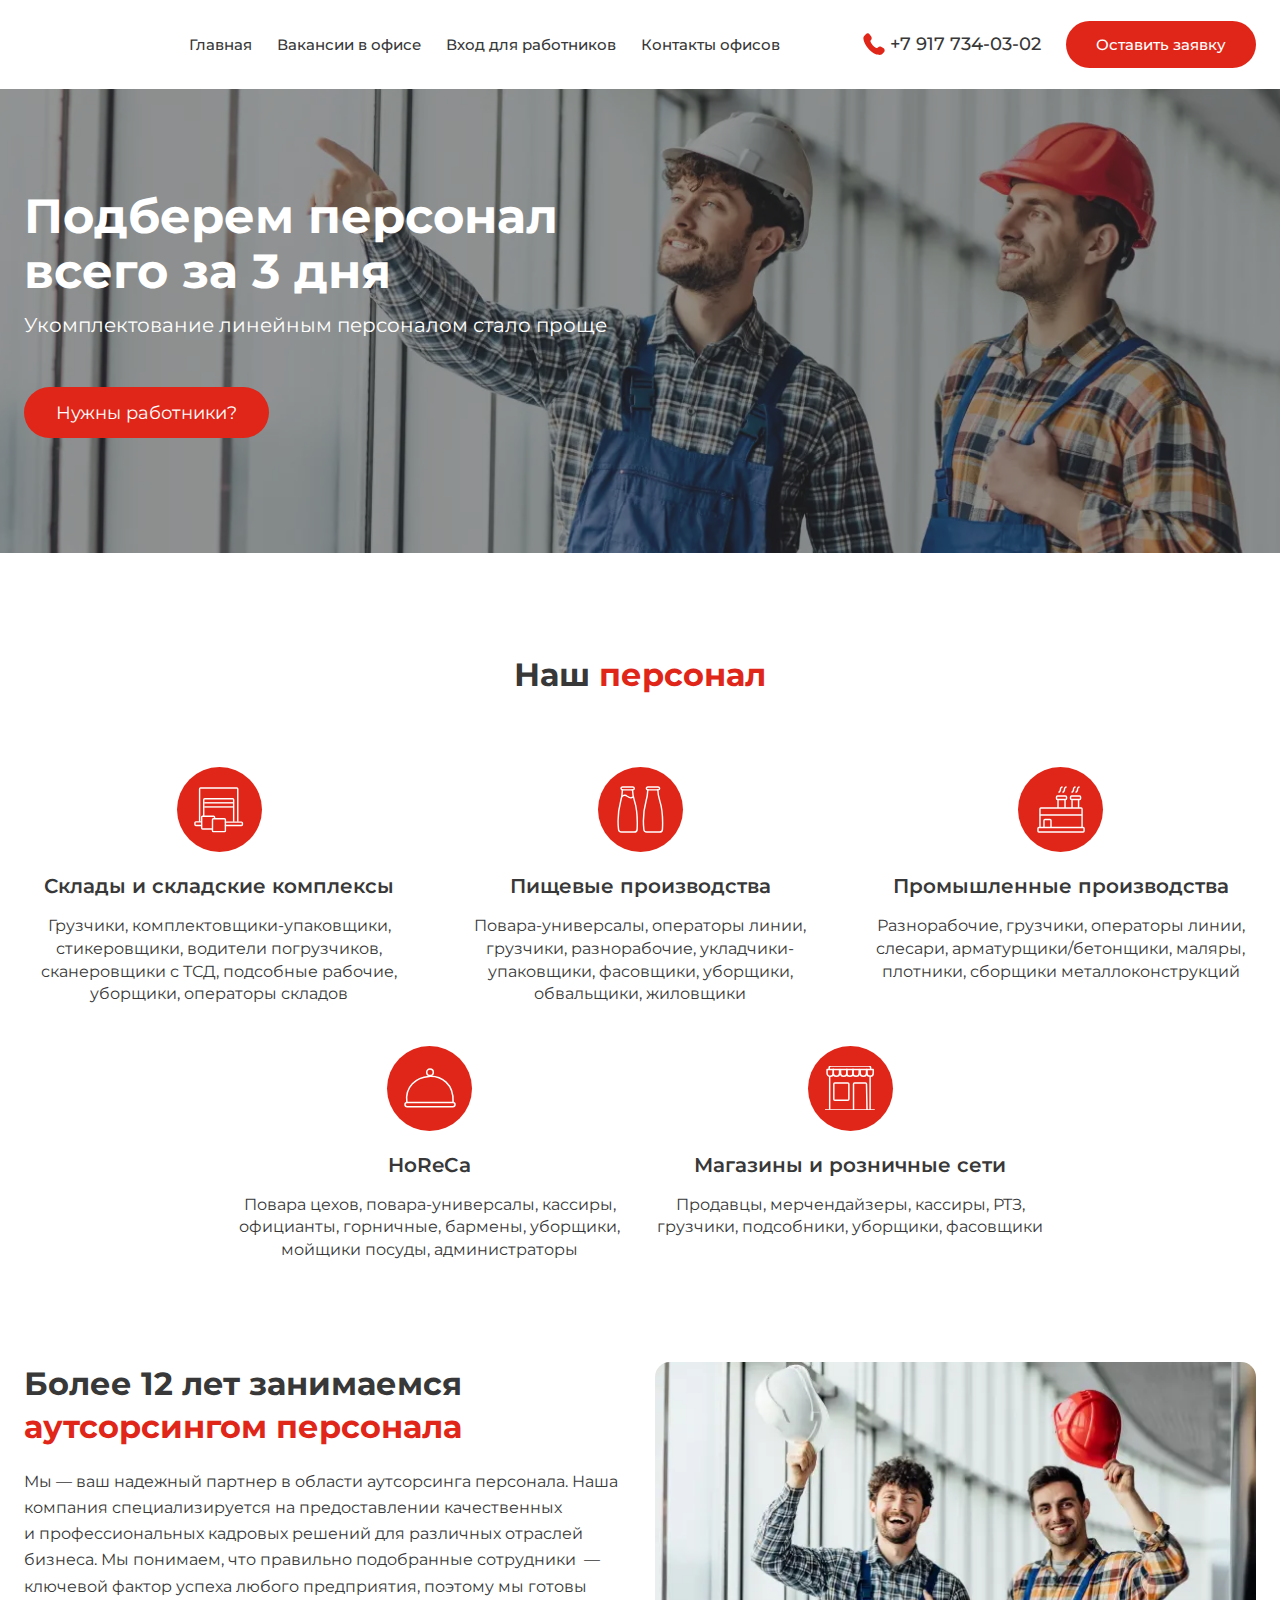
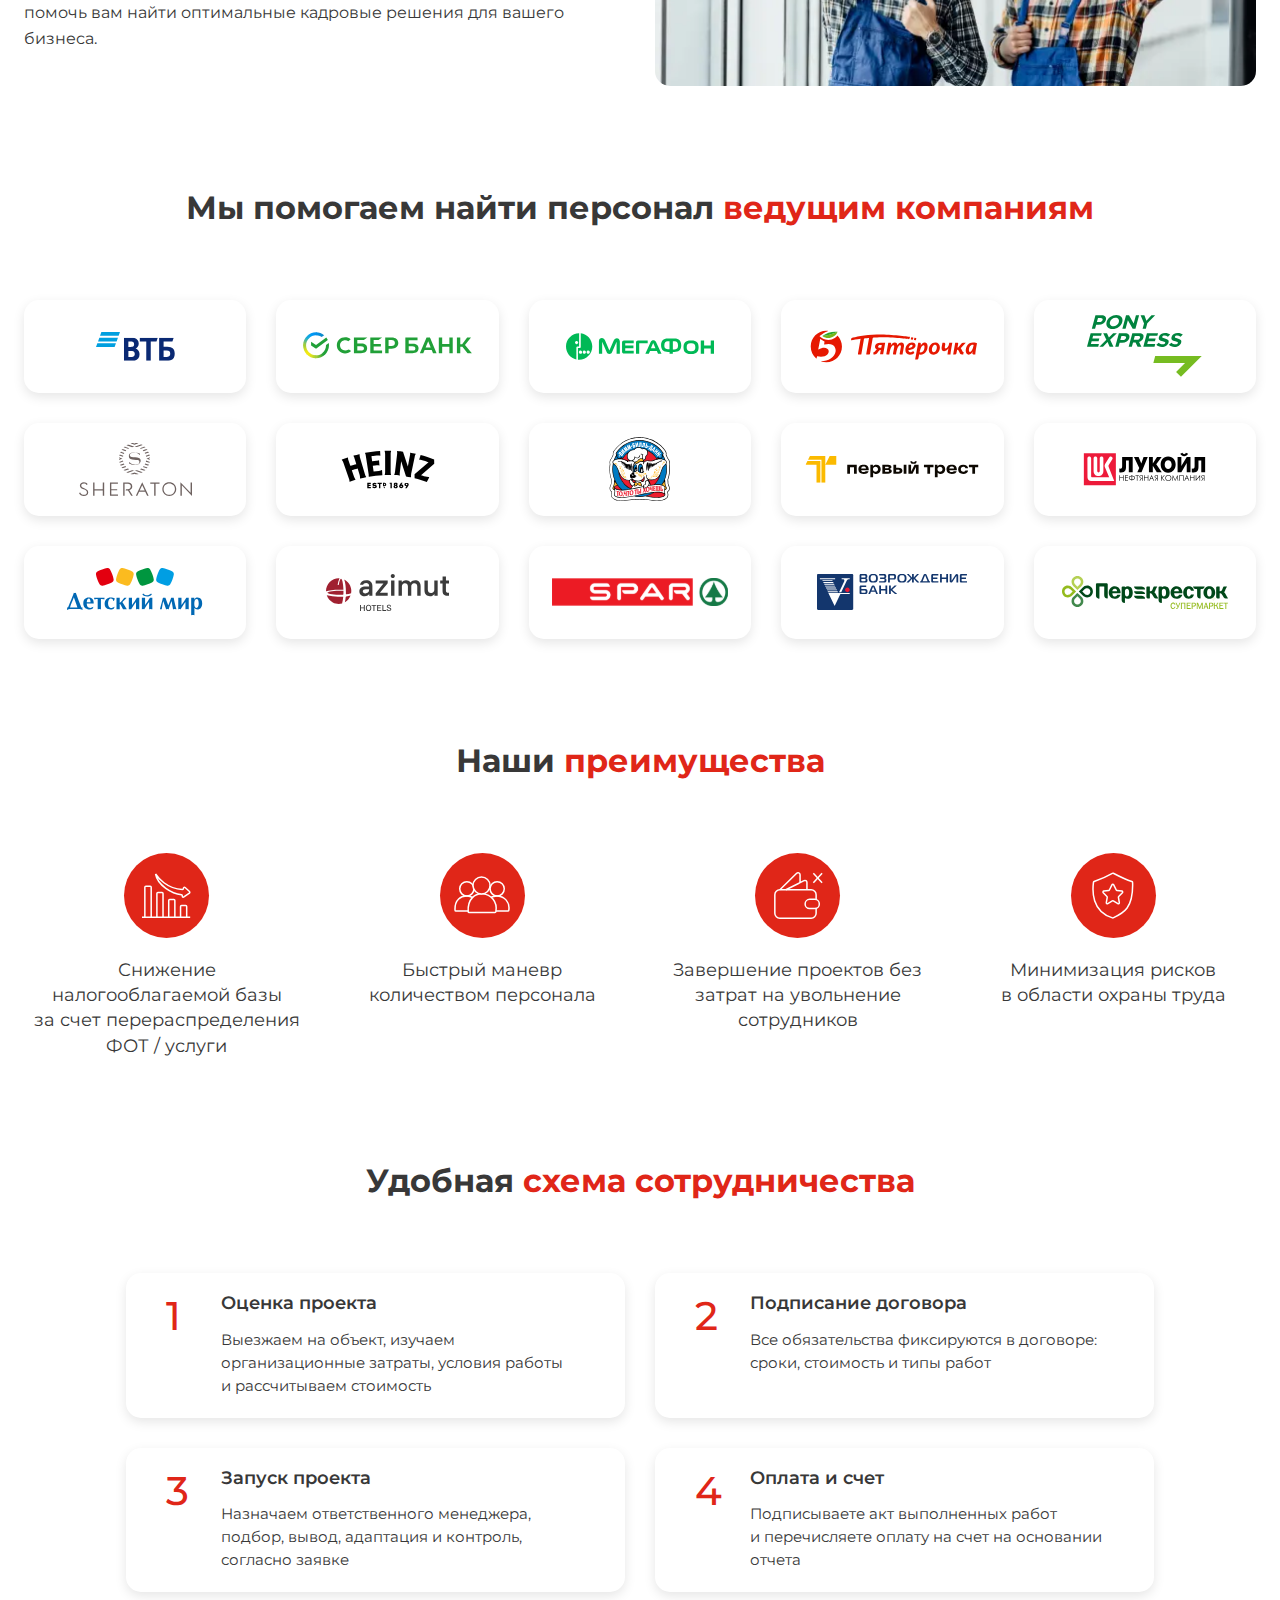
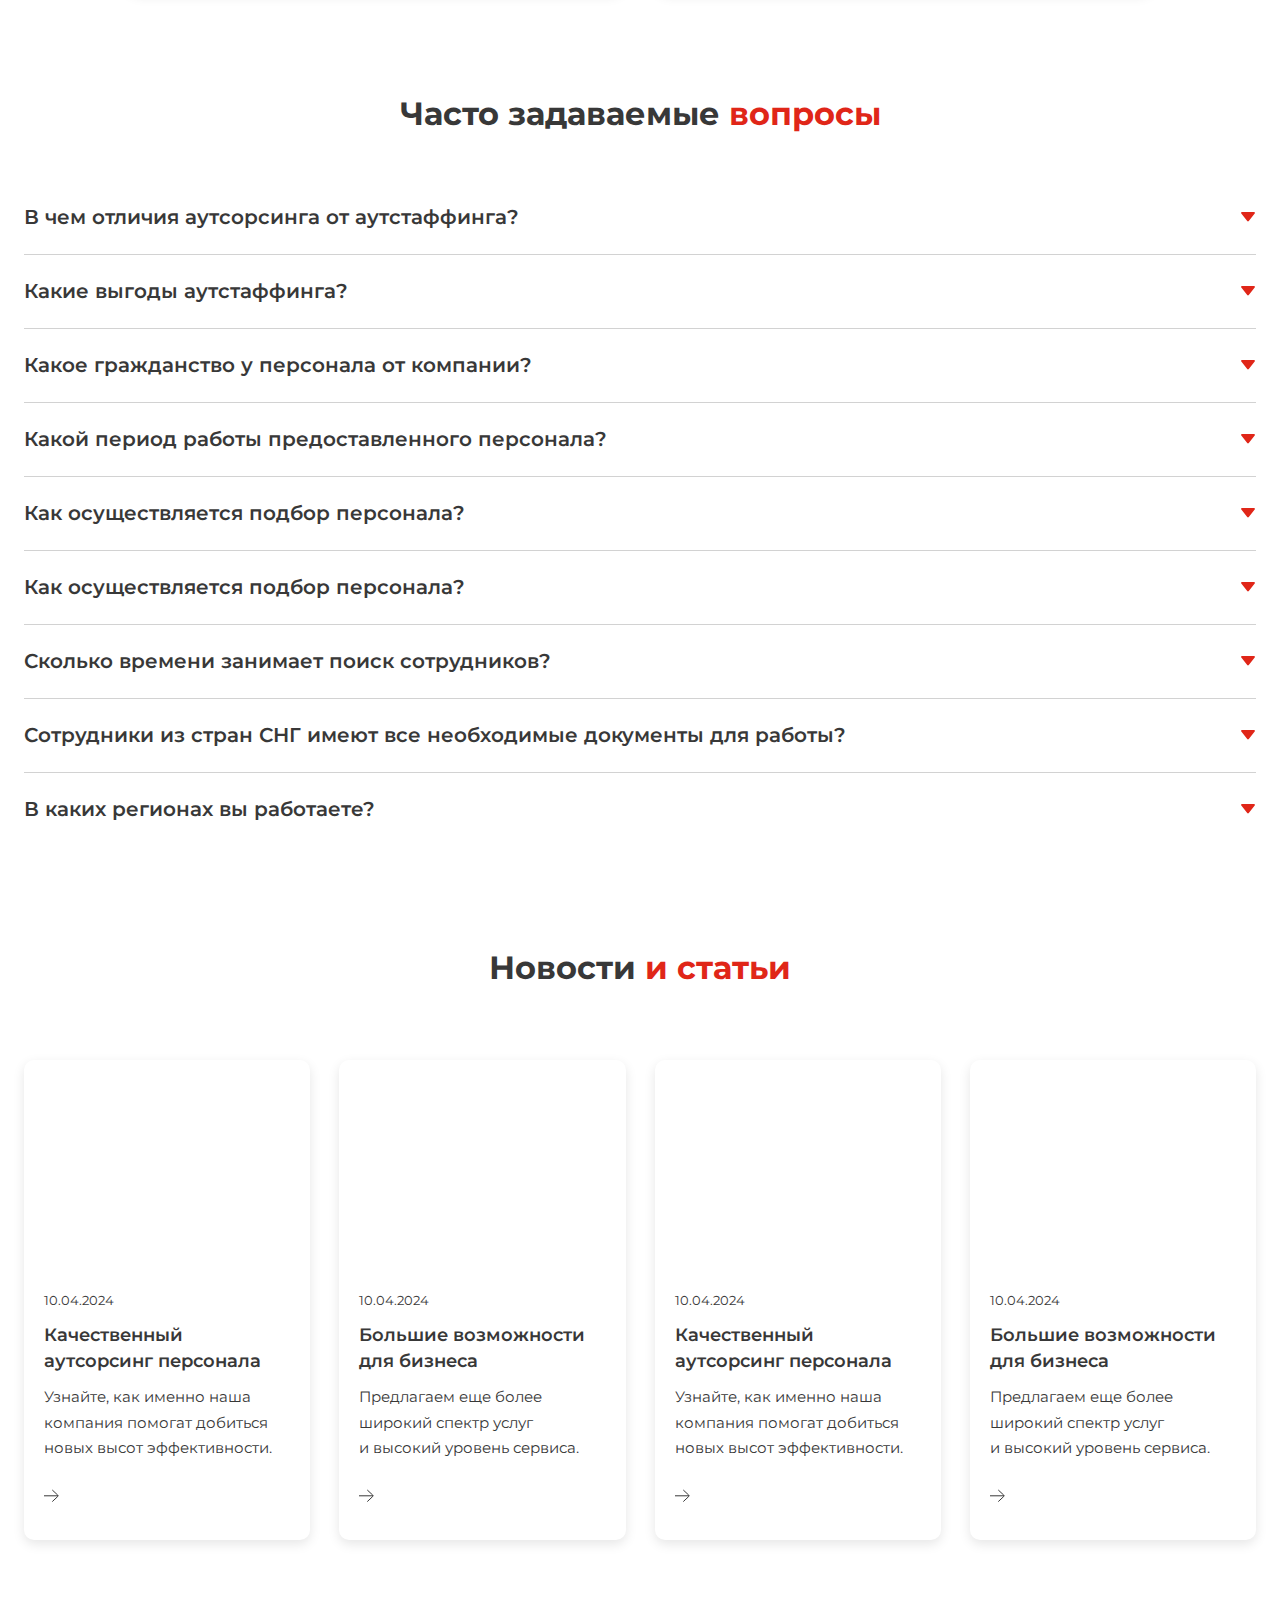
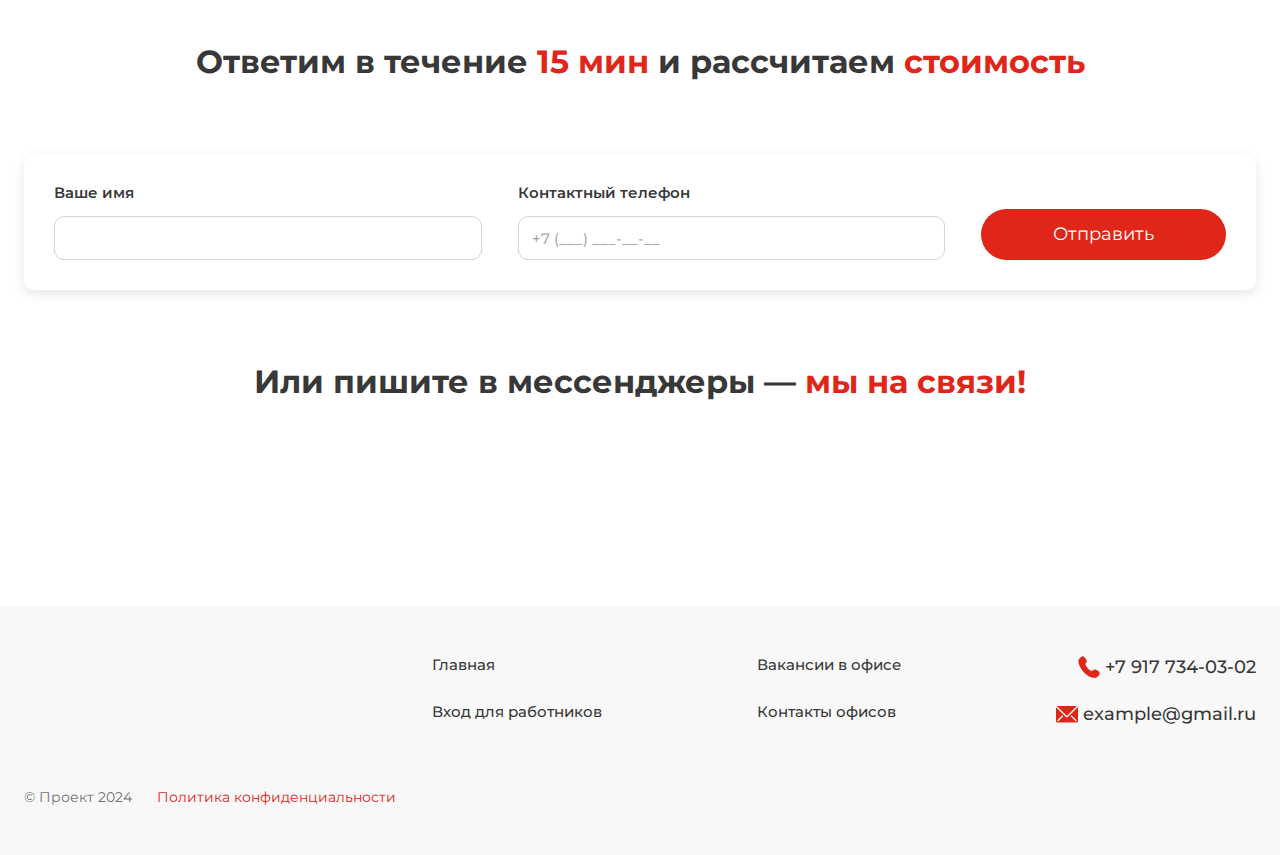
<file: index.html>
<!DOCTYPE html>
<html lang="ru" class="page">

   <head>
   <meta charset="UTF-8">
   <meta name="viewport" content="width=device-width, initial-scale=1.0">
   <link rel="shortcut icon" href="favicon.ico" type="image/x-icon">
   <meta http-equiv="X-UA-Compatible" content="ie=edge">
   <meta name="theme-color" content="#111111">
   <title>title</title>
   <link rel="preload" href="fonts/Montserrat-Regular.woff2" as="font" type="font/woff2" crossorigin>
   <link rel="preload" href="fonts/Montserrat-SemiBold.woff2" as="font" type="font/woff2" crossorigin>
   <link rel="preload" href="fonts/Montserrat-Bold.woff2" as="font" type="font/woff2" crossorigin>
   <link rel="preload" href="fonts/Montserrat-Medium.woff2" as="font" type="font/woff2" crossorigin>
   <link rel="stylesheet" href="css/vendor.css">
   <link rel="stylesheet" href="css/main.css">
   <script defer src="js/main.js"></script>
</head>

   <body class="page__body">
      <div class="site-container">
         <header class="header">
  <div class="container header__container">
    <button class='btn-reset burger'>
      <span></span>
      <span></span>
      <span></span>
    </button>
    <nav class="nav">
      <button class="btn-reset nav__close">
        <svg>
          <use xlink:href="img/sprite.svg#close"></use>
        </svg>
      </button>
      <ul class="list-reset nav__list">
        <li class="nav__item">
          <a href="/" class="nav__link">Главная</a>
        </li>
        <li class="nav__item">
          <a href="#" class="nav__link">Вакансии в офисе</a>
        </li>
        <li class="nav__item">
          <a href="login.html" class="nav__link">Вход для работников</a>
        </li>
        <li class="nav__item">
          <a href="contact.html" class="nav__link">Контакты офисов</a>
        </li>
      </ul>
      <a href="tel:+7 (917) 734-03-02" class='contact__link'>
        <svg>
          <use xlink:href="img/sprite.svg#tel"></use>
        </svg>
        <span>+7 917 734-03-02</span>
      </a>
      <button data-popupId="popup" class='btn-reset btn nav__btn popup__link'>Оставить заявку</button>
      <div class="header__mobile">
        <a href="mailto:example@gmail.ru" class='contact__link'>
          <svg>
            <use xlink:href="img/sprite.svg#mail"></use>
          </svg>
          <span>example@gmail.ru</span>
        </a>
        <div class="contact__socials">
          <a href="#">
            <img loading="lazy" src="./img/svg/tg.svg" width="44" height="44" alt="tg">
          </a>
          <a href="#">
            <img loading="lazy" src="./img/svg/whatsup.svg" width="44" height="44" alt="whatsup">
          </a>
          <a href="#">
            <img loading="lazy" src="./img/svg/vk.svg" width="44" height="44" alt="vk">
          </a>
        </div>
        <a href="#" class='header__link'>Политика конфиденциальности</a>
        <span class='header__description'>© Проект 2024</span>
      </div>
    </nav>
    <div class="nav__back"></div>
  </div>
</header>

         <main class="main">
            <section class="hero">
               <div class="hero__img">
                  <picture>
                     <source media='(max-width: 978px)' srcset="img/heroMobile.webp" type="image/webp">
                     <source media='(max-width: 978px)' srcset="img/heroMobile.jpg" type="image/jpg">
                     <source srcset="img/hero.webp" type="image/webp">
                     <img loading="lazy" src="img/hero.jpg" class="img-cover" width="1440" height="473" alt="hero">
                  </picture>
               </div>
               <div class="container hero__container">
                  <h1 class="hero__title">Подберем персонал всего за 3 дня</h1>
                  <p class="hero__text">Укомплектование линейным персоналом стало проще</p>
                  <button class="btn-reset btn hero__btn">Нужны работники?</button>
               </div>
            </section>
            <section class="personal">
               <div class="container personal__container">
                  <h2 class="title personal__title">Наш <span>персонал</span></h2>
                  <div class="personal__items">
                     <div class="personal__item">
                        <div class="personal__circle">
                           <img src="img/svg/personal01.svg" width='54' height='54' alt="personal">
                        </div>
                        <span class="personal__name">Склады и складские комплексы</span>
                        <p class="personal__text">Грузчики, комплектовщики-упаковщики, стикеровщики, водители погрузчиков, сканеровщики с ТСД, подсобные рабочие, уборщики, операторы складов</p>
                     </div>
                     <div class="personal__item">
                        <div class="personal__circle">
                           <img src="img/svg/personal02.svg" width='54' height='54' alt="personal">
                        </div>
                        <span class="personal__name">Пищевые производства</span>
                        <p class="personal__text">Повара-универсалы, операторы линии, грузчики, разнорабочие, укладчики-упаковщики, фасовщики, уборщики, обвальщики, жиловщики</p>
                     </div>
                     <div class="personal__item">
                        <div class="personal__circle">
                           <img src="img/svg/personal03.svg" width='54' height='54' alt="personal">
                        </div>
                        <span class="personal__name">Промышленные производства</span>
                        <p class="personal__text">Разнорабочие, грузчики, операторы линии, слесари, арматурщики/бетонщики, маляры, плотники, сборщики металлоконструкций</p>
                     </div>
                     <div class="personal__item">
                        <div class="personal__circle">
                           <img src="img/svg/personal04.svg" width='54' height='54' alt="personal">
                        </div>
                        <span class="personal__name">HoReCa</span>
                        <p class="personal__text">Повара цехов, повара-универсалы, кассиры, официанты, горничные, бармены, уборщики, мойщики посуды, администраторы</p>
                     </div>
                     <div class="personal__item">
                        <div class="personal__circle">
                           <img src="img/svg/personal05.svg" width='54' height='54' alt="personal">
                        </div>
                        <span class="personal__name">Магазины и розничные сети</span>
                        <p class="personal__text">Продавцы, мерчендайзеры, кассиры, РТЗ, грузчики, подсобники, уборщики, фасовщики</p>
                     </div>
                  </div>
               </div>
            </section>
            <section class="outsourcing">
               <div class="container outsourcing__container">
                  <div class="outsourcing__left">
                     <h2 class="title outsourcing__title">Более 12 лет занимаемся <span>аутсорсингом персонала</span></h2>
                     <p class='outsourcing__text'>Мы — ваш надежный партнер в области аутсорсинга персонала. Наша компания специализируется на предоставлении качественных и профессиональных кадровых решений для различных отраслей бизнеса. Мы понимаем, что правильно подобранные сотрудники
                        — ключевой фактор успеха любого предприятия, поэтому мы готовы помочь вам найти оптимальные кадровые решения для вашего бизнеса.</p>
                  </div>
                  <div class="outsourcing__right">
                     <picture>
                        <source srcset="img/outsourcing.webp" type="image/webp">
                        <img loading="lazy" src="img/outsourcing.jpg" class="img-cover" width="605" height="300" alt="outsourcing">
                     </picture>
                  </div>
               </div>
            </section>
            <section class="company">
               <div class="container company__container">
                  <h2 class="title company__title">Мы помогаем найти персонал <span> ведущим компаниям</span></h2>
                  <div class="company__items">
                     <div class="company__item">
                        <img src="img/svg/company01.svg" alt="company" width="79" height="29">
                     </div>
                     <div class="company__item">
                        <img src="img/svg/company02.svg" alt="company" width='169'
                           height='28'>
                     </div>
                     <div class="company__item">
                        <img src="img/svg/company03.svg" alt="company" width="148" height="27">
                     </div>
                     <div class="company__item">
                        <img src="img/svg/company04.svg" alt="company" width="169" height="37">
                     </div>
                     <div class="company__item">
                        <img src="img/svg/company05.svg" alt="company" width="115" height="62">
                     </div>
                     <div class="company__item">
                        <img src="img/svg/company06.svg" alt="company" width="113" height="53">
                     </div>
                     <div class="company__item">
                        <img src="img/svg/company07.svg" alt="company" width="94" height="39">
                     </div>
                     <div class="company__item">
                        <img src="img/svg/company08.svg" alt="company" width="65" height="68">
                     </div>
                     <div class="company__item">
                        <img src="img/svg/company09.svg" alt="company" width="176" height="50">
                     </div>
                     <div class="company__item">
                        <img src="img/svg/company10.svg" alt="company" width="131" height="42">
                     </div>
                     <div class="company__item">
                        <img src="img/svg/company11.svg" alt="company" width="136" height="48">
                     </div>
                     <div class="company__item">
                        <img src="img/svg/company12.svg" alt="company" width="123" height="37">
                     </div>
                     <div class="company__item">
                        <img src="img/svg/company13.svg" alt="company" width='176' height='28'>
                     </div>
                     <div class="company__item">
                        <img src="img/svg/company14.svg" alt="company" width="150" height="36">
                     </div>
                     <div class="company__item">
                        <img src="img/svg/company15.svg" alt="company" width="166" height="33">
                     </div>
                  </div>
               </div>
            </section>
            <section class="advantages">
               <div class="container advantages__container">
                  <h2 class="title advantages__title">Наши <span>преимущества</span></h2>
                  <div class="advantages__items">
                     <div class="advantages__item">
                        <div class="advantages__ico">
                           <img src="img/svg/advantageOne.svg" alt="advantageOne" width="49" height="45">
                        </div>
                        <p class='advantages__text'>Снижение
                           налогооблагаемой базы
                           за счет перераспределения ФОТ / услуги</p>
                     </div>
                     <div class="advantages__item">
                        <div class="advantages__ico">
                           <img src="img/svg/advantageTwo.svg" alt="advantageOne" width="56" height="38">
                        </div>
                        <p class='advantages__text'>Быстрый маневр количеством персонала</p>
                     </div>
                     <div class="advantages__item">
                        <div class="advantages__ico">
                           <img src="img/svg/advantageThree.svg" alt="advantageOne" width="50" height="50">
                        </div>
                        <p class='advantages__text'>Завершение проектов
                           без затрат на увольнение сотрудников</p>
                     </div>
                     <div class="advantages__item">
                        <div class="advantages__ico">
                           <img src="img/svg/advantageFour.svg" alt="advantageOne" width="42" height="47">
                        </div>
                        <p class='advantages__text'>Минимизация рисков
                           в области охраны труда</p>
                     </div>
                  </div>
               </div>
            </section>
            <section class="schema">
               <div class="container schema__container">
                  <h2 class="title schema__title">Удобная <span>схема сотрудничества</span></h2>
                  <div class="schema__items">
                     <div class="schema__item">
                        <span class="schema__count">1</span>
                        <div class="schema__info">
                           <span>Оценка проекта</span>
                           <p>Выезжаем на объект, изучаем организационные затраты, условия работы
                              и рассчитываем стоимость</p>
                        </div>
                     </div>
                     <div class="schema__item">
                        <span class="schema__count">2</span>
                        <div class="schema__info">
                           <span>Подписание договора</span>
                           <p>Все обязательства фиксируются в договоре: сроки, стоимость и типы работ</p>
                        </div>
                     </div>
                     <div class="schema__item">
                        <span class="schema__count">3</span>
                        <div class="schema__info">
                           <span>Запуск проекта</span>
                           <p>Назначаем ответственного менеджера, подбор, вывод, адаптация и контроль, согласно заявке</p>
                        </div>
                     </div>
                     <div class="schema__item">
                        <span class="schema__count">4</span>
                        <div class="schema__info">
                           <span>Оплата и счет</span>
                           <p>Подписываете акт выполненных работ
                              и перечисляете оплату на счет на основании отчета</p>
                        </div>
                     </div>
                  </div>
               </div>
            </section>
            <section class="questions">
               <div class="container questions__container">
                  <h2 class="title questions__title">Часто задаваемые <span>вопросы</span></h2>
                  <div class="questions__items">
                     <div class="questions__item">
                        <button class="btn-reset">В чем отличия аутсорсинга от аутстаффинга?</button>
                        <div class="questions__body">
                           <p>Аутстаффинг предполагает, что наша компания оформляет сотрудников к себе в штат, в то время как Заказчик выводит действующий персонал из своей организации. В случае аутсорсинга ПТ-Групп оказывает услуги по поиску, оформлению и администрированию сотрудников.</p>
                        </div>
                     </div>
                     <div class="questions__item">
                        <button class="btn-reset">Какие выгоды аутстаффинга?</button>
                        <div class="questions__body">
                           <p>Аутстаффинг предполагает, что наша компания оформляет сотрудников к себе в штат, в то время как Заказчик выводит действующий персонал из своей организации. В случае аутсорсинга ПТ-Групп оказывает услуги по поиску, оформлению и администрированию сотрудников.</p>
                        </div>
                     </div>
                     <div class="questions__item">
                        <button class="btn-reset">Какое гражданство у персонала от компании?</button>
                        <div class="questions__body">
                           <p>Аутстаффинг предполагает, что наша компания оформляет сотрудников к себе в штат, в то время как Заказчик выводит действующий персонал из своей организации. В случае аутсорсинга ПТ-Групп оказывает услуги по поиску, оформлению и администрированию сотрудников.</p>
                        </div>
                     </div>
                     <div class="questions__item">
                        <button class="btn-reset">Какой период работы предоставленного персонала?</button>
                        <div class="questions__body">
                           <p>Аутстаффинг предполагает, что наша компания оформляет сотрудников к себе в штат, в то время как Заказчик выводит действующий персонал из своей организации. В случае аутсорсинга ПТ-Групп оказывает услуги по поиску, оформлению и администрированию сотрудников.</p>
                        </div>
                     </div>
                     <div class="questions__item">
                        <button class="btn-reset">Как осуществляется подбор персонала?</button>
                        <div class="questions__body">
                           <p>Аутстаффинг предполагает, что наша компания оформляет сотрудников к себе в штат, в то время как Заказчик выводит действующий персонал из своей организации. В случае аутсорсинга ПТ-Групп оказывает услуги по поиску, оформлению и администрированию сотрудников.</p>
                        </div>
                     </div>
                     <div class="questions__item">
                        <button class="btn-reset">Как осуществляется подбор персонала?</button>
                        <div class="questions__body">
                           <p>Аутстаффинг предполагает, что наша компания оформляет сотрудников к себе в штат, в то время как Заказчик выводит действующий персонал из своей организации. В случае аутсорсинга ПТ-Групп оказывает услуги по поиску, оформлению и администрированию сотрудников.</p>
                        </div>
                     </div>
                     <div class="questions__item">
                        <button class="btn-reset">Сколько времени занимает поиск сотрудников?</button>
                        <div class="questions__body">
                           <p>Аутстаффинг предполагает, что наша компания оформляет сотрудников к себе в штат, в то время как Заказчик выводит действующий персонал из своей организации. В случае аутсорсинга ПТ-Групп оказывает услуги по поиску, оформлению и администрированию сотрудников.</p>
                        </div>
                     </div>
                     <div class="questions__item">
                        <button class="btn-reset">Сотрудники из стран СНГ имеют все необходимые документы для работы?</button>
                        <div class="questions__body">
                           <p>Аутстаффинг предполагает, что наша компания оформляет сотрудников к себе в штат, в то время как Заказчик выводит действующий персонал из своей организации. В случае аутсорсинга ПТ-Групп оказывает услуги по поиску, оформлению и администрированию сотрудников.</p>
                        </div>
                     </div>
                     <div class="questions__item">
                        <button class="btn-reset">В каких регионах вы работаете?</button>
                        <div class="questions__body">
                           <p>Аутстаффинг предполагает, что наша компания оформляет сотрудников к себе в штат, в то время как Заказчик выводит действующий персонал из своей организации. В случае аутсорсинга ПТ-Групп оказывает услуги по поиску, оформлению и администрированию сотрудников.</p>
                        </div>
                     </div>
                  </div>
               </div>
            </section>
            <section class="news">
               <div class="container news__container">
                  <h2 class="title news__title">Новости <span>и статьи</span></h2>
                  <div class="news__items">
                     <a href='#' class="news__item">
                        <div class="news__img">
                           <picture>
                              <source srcset="img/newsOne.webp" type="image/webp">
                              <img loading="lazy" src="img/newsOne.jpg" class="img-cover" width="300" height="280" alt="img">
                           </picture>
                        </div>
                        <span class="news__date">10.04.2024</span>
                        <h3 class='news__name'>Качественный аутсорсинг персонала</h3>
                        <p class="news__text">Узнайте, как именно наша компания помогат добиться новых высот эффективности.</p>
                        <svg class="news__arrow">
                           <use xlink:href="img/sprite.svg#arrow"></use>
                        </svg>
                     </a>
                     <a href='#' class="news__item">
                        <div class="news__img">
                           <picture>
                              <source srcset="img/newsTwo.webp" type="image/webp">
                              <img loading="lazy" src="img/newsTwo.jpg" class="img-cover" width="300" height="280" alt="img">
                           </picture>
                        </div>
                        <span class="news__date">10.04.2024</span>
                        <h3 class='news__name'>Большие возможности для бизнеса</h3>
                        <p class="news__text">Предлагаем еще более широкий спектр услуг и высокий уровень сервиса.</p>
                        <svg class="news__arrow">
                           <use xlink:href="img/sprite.svg#arrow"></use>
                        </svg>
                     </a>
                     <a href='#' class="news__item">
                        <div class="news__img">
                           <picture>
                              <source srcset="img/newsOne.webp" type="image/webp">
                              <img loading="lazy" src="img/newsOne.jpg" class="img-cover" width="300" height="280" alt="img">
                           </picture>
                        </div>
                        <span class="news__date">10.04.2024</span>
                        <h3 class='news__name'>Качественный аутсорсинг персонала</h3>
                        <p class="news__text">Узнайте, как именно наша компания помогат добиться новых высот эффективности.</p>
                        <svg class="news__arrow">
                           <use xlink:href="img/sprite.svg#arrow"></use>
                        </svg>
                     </a>
                     <a href='#' class="news__item">
                        <div class="news__img">
                           <picture>
                              <source srcset="img/newsTwo.webp" type="image/webp">
                              <img loading="lazy" src="img/newsTwo.jpg" class="img-cover" width="300" height="280" alt="img">
                           </picture>
                        </div>
                        <span class="news__date">10.04.2024</span>
                        <h3 class='news__name'>Большие возможности для бизнеса</h3>
                        <p class="news__text">Предлагаем еще более широкий спектр услуг и высокий уровень сервиса.</p>
                        <svg class="news__arrow">
                           <use xlink:href="img/sprite.svg#arrow"></use>
                        </svg>
                     </a>
                  </div>
               </div>
            </section>
            <section class='connection'>
               <div class="container connection__container">
                  <h2 class="title connection__title">Ответим в течение <span>15 мин</span> и рассчитаем <span>стоимость</span></h2>
                  <form class="connection___form">
                     <div class="connection___item">
                        <span>Ваше имя</span>
                        <input type="text">
                     </div>
                     <div class="connection___item">
                        <span>Контактный телефон</span>
                        <input type="text" class='__tel' placeholder='+7 (___) ___-__-__'>
                     </div>
                     <button class="btn-reset btn connection__btn">Отправить</button>
                  </form>
                  <h2 class="title connection__title">Или пишите в мессенджеры — <span>мы на связи!</span></h2>
                  <div class="connection__links">
                     <a href="#" class="connection__link">
                        <img loading="lazy" src="img/svg/tg.svg" width="52" height="52" alt="tg">
                     </a>
                     <a href="#" class="connection__link">
                        <img loading="lazy" src="img/svg/whatsup.svg" width="52" height="52" alt="whatsup">
                     </a>
                  </div>
               </div>
            </section>
         </main>
         <footer class="footer">
  <div class="container footer__container">
    <div class="footer__items">
      <div class="footer__item">
        <a href='/' class="footer__link">Главная</a>
      </div>
      <div class="footer__item">
        <a href='#' class="footer__link">Вакансии в офисе</a>
      </div>
      <div class="footer__item">
        <a href="tel:+7 (917) 734-03-02" class='contact__link'>
          <svg>
            <use xlink:href="img/sprite.svg#tel"></use>
          </svg>
          <span>+7 917 734-03-02</span>
        </a>
      </div>
      <div class="footer__item">
        <a href='login.html' class="footer__link">Вход для работников</a>
      </div>
      <div class="footer__item">
        <a href='contact.html' class="footer__link">Контакты офисов</a>
      </div>
      <div class="footer__item">
        <a href="mailto:example@gmail.ru" class='contact__link'>
          <svg>
            <use xlink:href="img/sprite.svg#mail"></use>
          </svg>
          <span>example@gmail.ru</span>
        </a>
      </div>
    </div>
    <div class="footer__bottom">
      <span class='footer__description'>© Проект 2024</span>
      <a href="#" class="footer__politic">Политика конфиденциальности</a>
      <div class="contact__socials">
        <a href="#">
          <img loading="lazy" src="./img/svg/tg.svg" width="44" height="44" alt="tg">
        </a>
        <a href="#">
          <img loading="lazy" src="./img/svg/whatsup.svg" width="44" height="44" alt="whatsup">
        </a>
        <a href="#">
          <img loading="lazy" src="./img/svg/vk.svg" width="44" height="44" alt="vk">
        </a>
      </div>
    </div>
  </div>
</footer>

         <div id='popup' class="popup">
    <div class="popup__body">
        <div class="popup__content">
            <p class="popup__title">Оставьте <span>заявку</span></p>
            <p class="popup__description">Ответим в течение 15 мин и рассчитаем стоимость</p>
            <form class='popup__form'>
                <div class="popup__item">
                    <span>Ваше имя</span>
                    <input type="text">
                </div>
                <div class="popup__item">
                    <span>Контактный телефон</span>
                    <input type="text" class='__tel' placeholder='+7 (___) ___-__-__'>
                </div>
                <button class="btn-reset btn popup__btn">Отправить</button>
            </form>
        </div>
    </div>
</div>
      </div>
   </body>

</html>
</file>
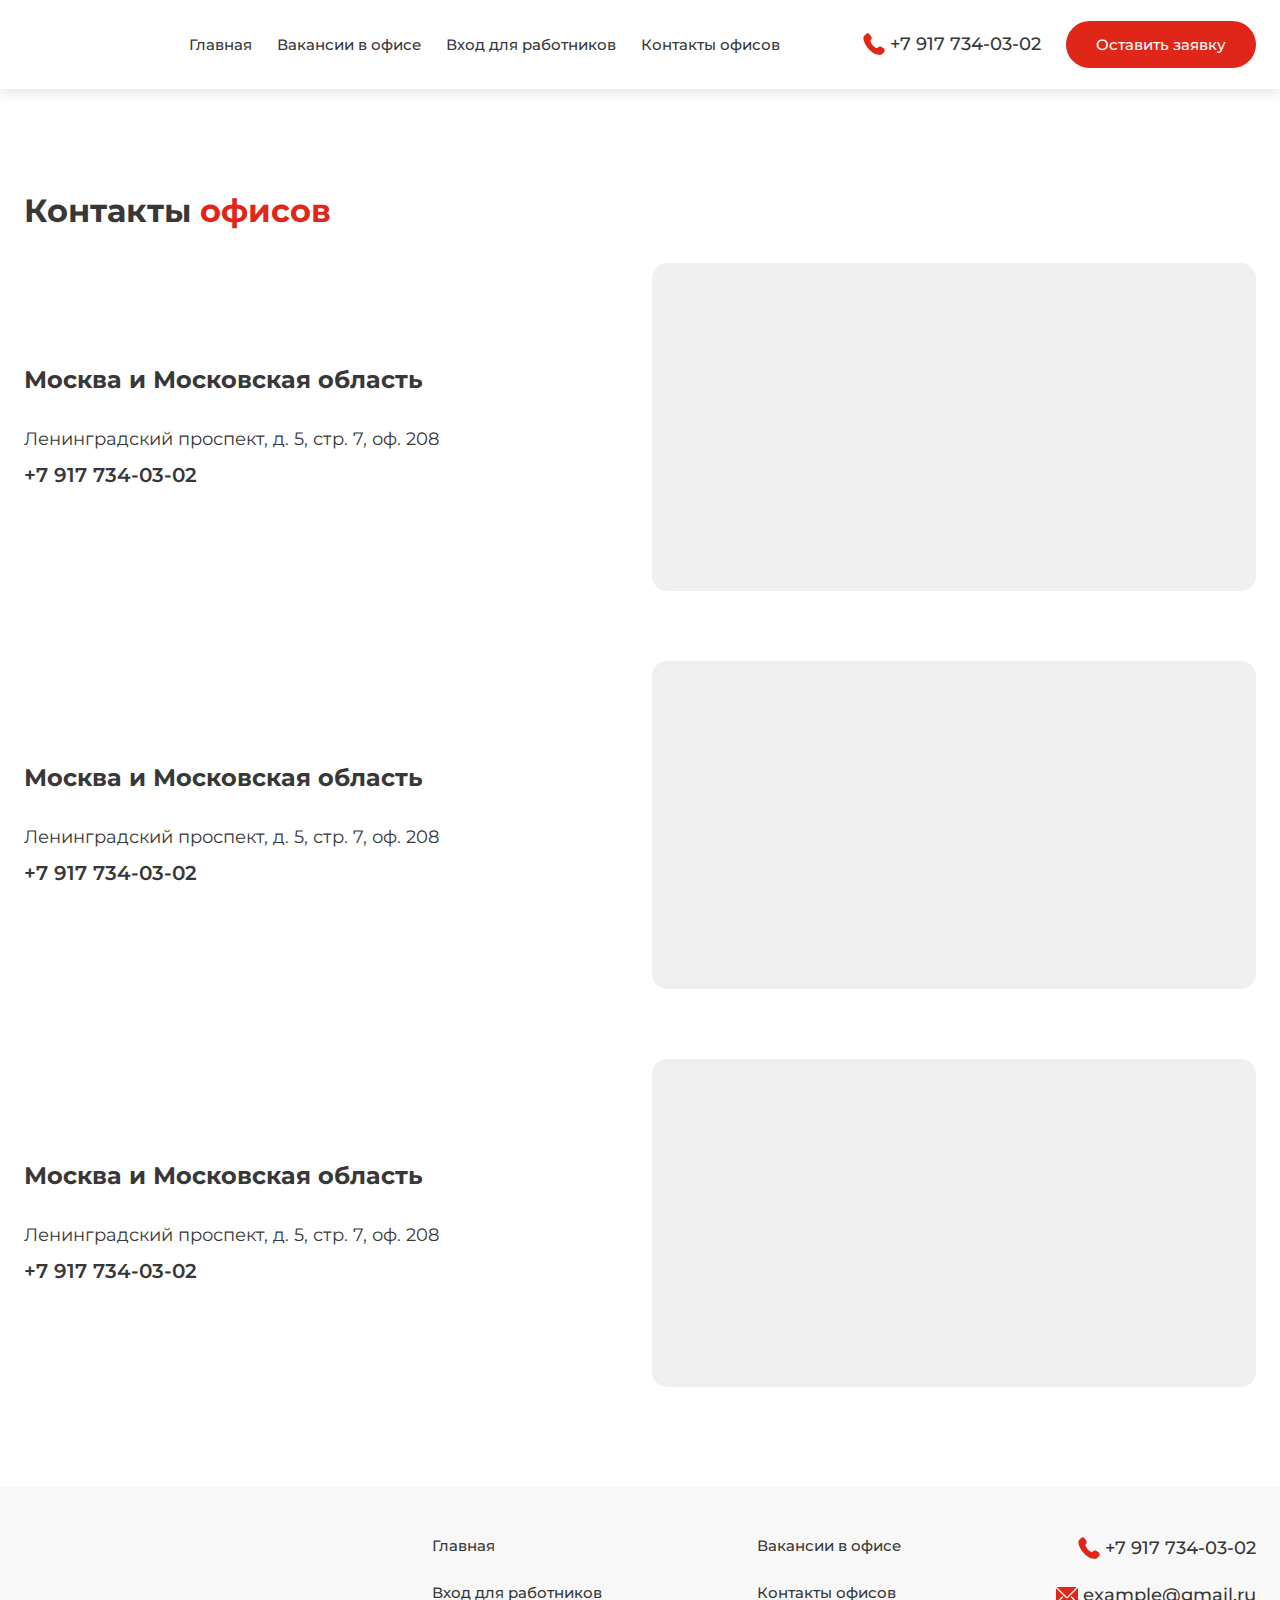
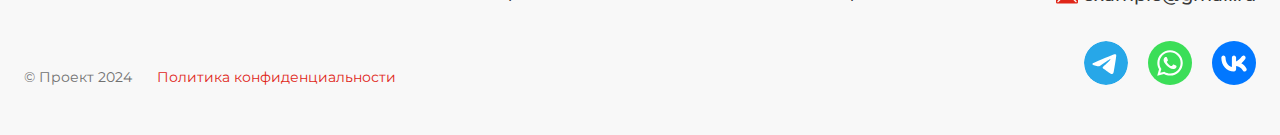
<file: contact.html>
<!DOCTYPE html>
<html lang="ru" class="page">

    <head>
        <meta charset="UTF-8">
        <meta name="viewport" content="width=device-width, initial-scale=1.0">
        <link rel="shortcut icon" href="favicon.ico" type="image/x-icon">
        <meta http-equiv="X-UA-Compatible" content="ie=edge">
        <meta name="theme-color" content="#111111">
        <title>контакты офисов</title>
        <link rel="preload" href="fonts/Montserrat-Regular.woff2" as="font" type="font/woff2" crossorigin>
        <link rel="preload" href="fonts/Montserrat-SemiBold.woff2" as="font" type="font/woff2" crossorigin>
        <link rel="preload" href="fonts/Montserrat-Bold.woff2" as="font" type="font/woff2" crossorigin>
        <link rel="preload" href="fonts/Montserrat-Medium.woff2" as="font" type="font/woff2" crossorigin>
        <link rel="stylesheet" href="css/vendor.css">
        <link rel="stylesheet" href="css/main.css">
        <script src="https://api-maps.yandex.ru/2.1/?apikey=ваш API-ключ&lang=ru_RU" type="text/javascript"></script>
        <script defer src="map/map.js"></script>
        <script defer src="js/main.js"></script>
    </head>

    <body class="page__body">
        <div class="site-container">
            <header class="header">
  <div class="container header__container">
    <button class='btn-reset burger'>
      <span></span>
      <span></span>
      <span></span>
    </button>
    <nav class="nav">
      <button class="btn-reset nav__close">
        <svg>
          <use xlink:href="img/sprite.svg#close"></use>
        </svg>
      </button>
      <ul class="list-reset nav__list">
        <li class="nav__item">
          <a href="/" class="nav__link">Главная</a>
        </li>
        <li class="nav__item">
          <a href="#" class="nav__link">Вакансии в офисе</a>
        </li>
        <li class="nav__item">
          <a href="login.html" class="nav__link">Вход для работников</a>
        </li>
        <li class="nav__item">
          <a href="contact.html" class="nav__link">Контакты офисов</a>
        </li>
      </ul>
      <a href="tel:+7 (917) 734-03-02" class='contact__link'>
        <svg>
          <use xlink:href="img/sprite.svg#tel"></use>
        </svg>
        <span>+7 917 734-03-02</span>
      </a>
      <button data-popupId="popup" class='btn-reset btn nav__btn popup__link'>Оставить заявку</button>
      <div class="header__mobile">
        <a href="mailto:example@gmail.ru" class='contact__link'>
          <svg>
            <use xlink:href="img/sprite.svg#mail"></use>
          </svg>
          <span>example@gmail.ru</span>
        </a>
        <div class="contact__socials">
          <a href="#">
            <img loading="lazy" src="./img/svg/tg.svg" width="44" height="44" alt="tg">
          </a>
          <a href="#">
            <img loading="lazy" src="./img/svg/whatsup.svg" width="44" height="44" alt="whatsup">
          </a>
          <a href="#">
            <img loading="lazy" src="./img/svg/vk.svg" width="44" height="44" alt="vk">
          </a>
        </div>
        <a href="#" class='header__link'>Политика конфиденциальности</a>
        <span class='header__description'>© Проект 2024</span>
      </div>
    </nav>
    <div class="nav__back"></div>
  </div>
</header>

            <main class="main">
                <section class="contact">
                    <div class="container contact__container">
                        <h1 class='title contact__title'>Контакты <span>офисов</span></h1>
                        <div class="contact__items">
                            <div class="contact__item">
                                <div class="contact___info">
                                    <h2>Москва и Московская область</h2>
                                    <p>Ленинградский проспект, д. 5, стр. 7, оф. 208</p>
                                    <a href="tel:+7 (917) 734-03-02">+7 917 734-03-02</a>
                                </div>
                                <div id='map01' class="contact__map"></div>
                            </div>
                            <div class="contact__item">
                                <div class="contact___info">
                                    <h2>Москва и Московская область</h2>
                                    <p>Ленинградский проспект, д. 5, стр. 7, оф. 208</p>
                                    <a href="tel:+7 (917) 734-03-02">+7 917 734-03-02</a>
                                </div>
                                <div id='map02' class="contact__map"></div>
                            </div>
                            <div class="contact__item">
                                <div class="contact___info">
                                    <h2>Москва и Московская область</h2>
                                    <p>Ленинградский проспект, д. 5, стр. 7, оф. 208</p>
                                    <a href="tel:+7 (917) 734-03-02">+7 917 734-03-02</a>
                                </div>
                                <div id='map03' class="contact__map"></div>
                            </div>
                        </div>
                    </div>
                </section>
            </main>
            <footer class="footer">
  <div class="container footer__container">
    <div class="footer__items">
      <div class="footer__item">
        <a href='/' class="footer__link">Главная</a>
      </div>
      <div class="footer__item">
        <a href='#' class="footer__link">Вакансии в офисе</a>
      </div>
      <div class="footer__item">
        <a href="tel:+7 (917) 734-03-02" class='contact__link'>
          <svg>
            <use xlink:href="img/sprite.svg#tel"></use>
          </svg>
          <span>+7 917 734-03-02</span>
        </a>
      </div>
      <div class="footer__item">
        <a href='login.html' class="footer__link">Вход для работников</a>
      </div>
      <div class="footer__item">
        <a href='contact.html' class="footer__link">Контакты офисов</a>
      </div>
      <div class="footer__item">
        <a href="mailto:example@gmail.ru" class='contact__link'>
          <svg>
            <use xlink:href="img/sprite.svg#mail"></use>
          </svg>
          <span>example@gmail.ru</span>
        </a>
      </div>
    </div>
    <div class="footer__bottom">
      <span class='footer__description'>© Проект 2024</span>
      <a href="#" class="footer__politic">Политика конфиденциальности</a>
      <div class="contact__socials">
        <a href="#">
          <img loading="lazy" src="./img/svg/tg.svg" width="44" height="44" alt="tg">
        </a>
        <a href="#">
          <img loading="lazy" src="./img/svg/whatsup.svg" width="44" height="44" alt="whatsup">
        </a>
        <a href="#">
          <img loading="lazy" src="./img/svg/vk.svg" width="44" height="44" alt="vk">
        </a>
      </div>
    </div>
  </div>
</footer>

            <div id='popup' class="popup">
    <div class="popup__body">
        <div class="popup__content">
            <p class="popup__title">Оставьте <span>заявку</span></p>
            <p class="popup__description">Ответим в течение 15 мин и рассчитаем стоимость</p>
            <form class='popup__form'>
                <div class="popup__item">
                    <span>Ваше имя</span>
                    <input type="text">
                </div>
                <div class="popup__item">
                    <span>Контактный телефон</span>
                    <input type="text" class='__tel' placeholder='+7 (___) ___-__-__'>
                </div>
                <button class="btn-reset btn popup__btn">Отправить</button>
            </form>
        </div>
    </div>
</div>
        </div>
    </body>

</html>
</file>
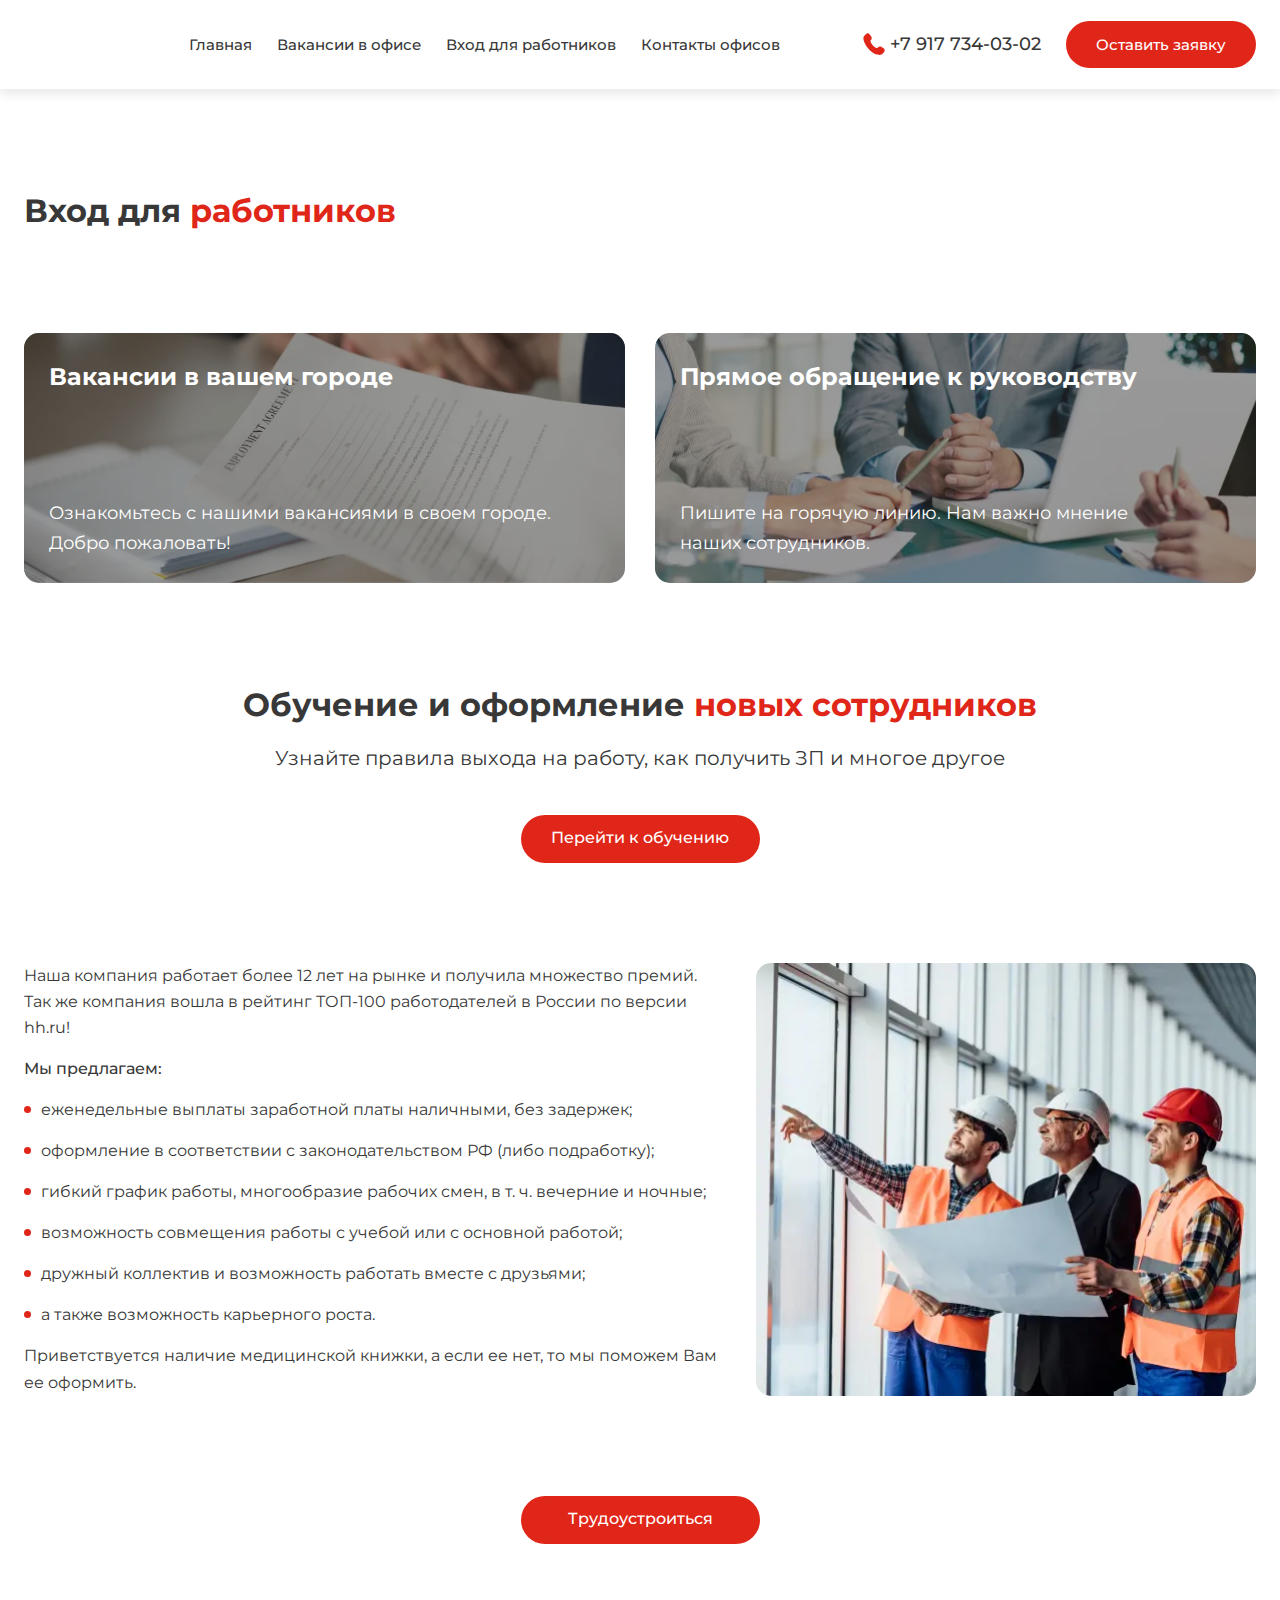
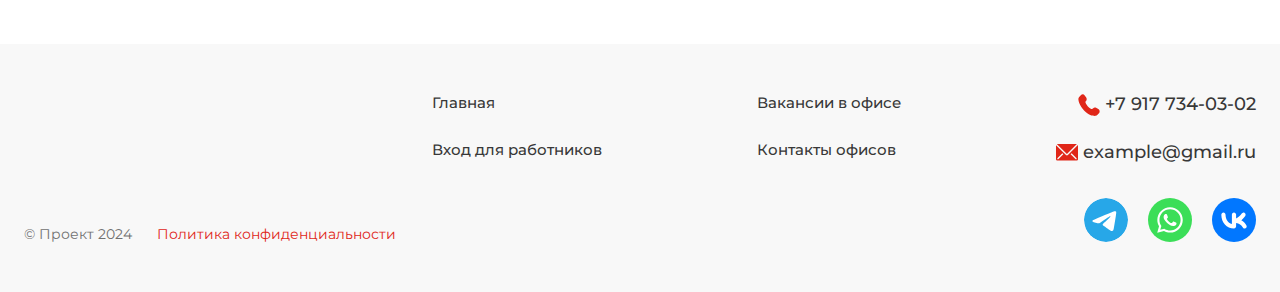
<file: login.html>
<!DOCTYPE html>
<html lang="ru" class="page">

    <head>
   <meta charset="UTF-8">
   <meta name="viewport" content="width=device-width, initial-scale=1.0">
   <link rel="shortcut icon" href="favicon.ico" type="image/x-icon">
   <meta http-equiv="X-UA-Compatible" content="ie=edge">
   <meta name="theme-color" content="#111111">
   <title>вход для работников</title>
   <link rel="preload" href="fonts/Montserrat-Regular.woff2" as="font" type="font/woff2" crossorigin>
   <link rel="preload" href="fonts/Montserrat-SemiBold.woff2" as="font" type="font/woff2" crossorigin>
   <link rel="preload" href="fonts/Montserrat-Bold.woff2" as="font" type="font/woff2" crossorigin>
   <link rel="preload" href="fonts/Montserrat-Medium.woff2" as="font" type="font/woff2" crossorigin>
   <link rel="stylesheet" href="css/vendor.css">
   <link rel="stylesheet" href="css/main.css">
   <script defer src="js/main.js"></script>
</head>

    <body class="page__body">
        <div class="site-container">
            <header class="header">
  <div class="container header__container">
    <button class='btn-reset burger'>
      <span></span>
      <span></span>
      <span></span>
    </button>
    <nav class="nav">
      <button class="btn-reset nav__close">
        <svg>
          <use xlink:href="img/sprite.svg#close"></use>
        </svg>
      </button>
      <ul class="list-reset nav__list">
        <li class="nav__item">
          <a href="/" class="nav__link">Главная</a>
        </li>
        <li class="nav__item">
          <a href="#" class="nav__link">Вакансии в офисе</a>
        </li>
        <li class="nav__item">
          <a href="login.html" class="nav__link">Вход для работников</a>
        </li>
        <li class="nav__item">
          <a href="contact.html" class="nav__link">Контакты офисов</a>
        </li>
      </ul>
      <a href="tel:+7 (917) 734-03-02" class='contact__link'>
        <svg>
          <use xlink:href="img/sprite.svg#tel"></use>
        </svg>
        <span>+7 917 734-03-02</span>
      </a>
      <button data-popupId="popup" class='btn-reset btn nav__btn popup__link'>Оставить заявку</button>
      <div class="header__mobile">
        <a href="mailto:example@gmail.ru" class='contact__link'>
          <svg>
            <use xlink:href="img/sprite.svg#mail"></use>
          </svg>
          <span>example@gmail.ru</span>
        </a>
        <div class="contact__socials">
          <a href="#">
            <img loading="lazy" src="./img/svg/tg.svg" width="44" height="44" alt="tg">
          </a>
          <a href="#">
            <img loading="lazy" src="./img/svg/whatsup.svg" width="44" height="44" alt="whatsup">
          </a>
          <a href="#">
            <img loading="lazy" src="./img/svg/vk.svg" width="44" height="44" alt="vk">
          </a>
        </div>
        <a href="#" class='header__link'>Политика конфиденциальности</a>
        <span class='header__description'>© Проект 2024</span>
      </div>
    </nav>
    <div class="nav__back"></div>
  </div>
</header>

            <main class="main">
                <section class="login">
                    <div class="container login__container">
                        <h1 class='title'>Вход для <span>работников</span></h1>
                        <div class="login__items">
                            <div class="login__item">
                                <picture>
                                    <source srcset="img/loginOne.webp" type="image/webp">
                                    <img loading="lazy" src="img/loginOne.jpg" class="img-cover" width="605" height="251" alt="loginImg">
                                </picture>
                                <h3>Вакансии в вашем городе</h3>
                                <p>Ознакомьтесь с нашими вакансиями в своем городе. Добро пожаловать!</p>
                            </div>
                            <div class="login__item">
                                <picture>
                                    <source srcset="img/loginTwo.webp" type="image/webp">
                                    <img loading="lazy" src="img/loginTwo.jpg" class="img-cover" width="605" height="251" alt="loginImg">
                                </picture>
                                <h3>Прямое обращение к руководству</h3>
                                <p>Пишите на горячую линию. Нам важно мнение наших сотрудников.</p>
                            </div>
                        </div>
                    </div>
                </section>
                <section class='study'>
                    <div class="container study__container">
                        <h2 class="title study__title">Обучение и оформление <span>новых сотрудников</span></h2>
                        <span class="study__description">Узнайте правила выхода на работу, как получить ЗП и многое другое</span>
                        <button class="btn-reset btn study__btn">Перейти к обучению</button>
                        <div class="study__info">
                            <div class="study__left">
                                <p>Наша компания работает более 12 лет на рынке и получила множество премий. Так же компания вошла в рейтинг ТОП-100 работодателей в России по версии hh.ru!</p>
                                <span>Мы предлагаем:</span>
                                <ul class="list-reset study__list">
                                    <li>еженедельные выплаты заработной платы наличными, без задержек;</li>
                                    <li>оформление в соответствии с законодательством РФ (либо подработку);</li>
                                    <li>гибкий график работы, многообразие рабочих смен, в т. ч. вечерние и ночные;</li>
                                    <li>возможность совмещения работы с учебой или с основной работой;</li>
                                    <li>дружный коллектив и возможность работать вместе с друзьями;</li>
                                    <li>а также возможность карьерного роста.</li>
                                </ul>
                                <p>Приветствуется наличие медицинской книжки, а если ее нет, то мы поможем Вам ее оформить.</p>
                            </div>
                            <div class="study__right">
                                <picture>
                                    <source srcset="img/loginThree.webp" type="image/webp">
                                    <img loading="lazy" src="img/loginThree.jpg" class="img-cover" width="648" height="432" alt="img">
                                </picture>
                            </div>
                        </div>
                        <button class="btn-reset btn study__btn">Трудоустроиться</button>
                    </div>
                </section>
            </main>
            <footer class="footer">
  <div class="container footer__container">
    <div class="footer__items">
      <div class="footer__item">
        <a href='/' class="footer__link">Главная</a>
      </div>
      <div class="footer__item">
        <a href='#' class="footer__link">Вакансии в офисе</a>
      </div>
      <div class="footer__item">
        <a href="tel:+7 (917) 734-03-02" class='contact__link'>
          <svg>
            <use xlink:href="img/sprite.svg#tel"></use>
          </svg>
          <span>+7 917 734-03-02</span>
        </a>
      </div>
      <div class="footer__item">
        <a href='login.html' class="footer__link">Вход для работников</a>
      </div>
      <div class="footer__item">
        <a href='contact.html' class="footer__link">Контакты офисов</a>
      </div>
      <div class="footer__item">
        <a href="mailto:example@gmail.ru" class='contact__link'>
          <svg>
            <use xlink:href="img/sprite.svg#mail"></use>
          </svg>
          <span>example@gmail.ru</span>
        </a>
      </div>
    </div>
    <div class="footer__bottom">
      <span class='footer__description'>© Проект 2024</span>
      <a href="#" class="footer__politic">Политика конфиденциальности</a>
      <div class="contact__socials">
        <a href="#">
          <img loading="lazy" src="./img/svg/tg.svg" width="44" height="44" alt="tg">
        </a>
        <a href="#">
          <img loading="lazy" src="./img/svg/whatsup.svg" width="44" height="44" alt="whatsup">
        </a>
        <a href="#">
          <img loading="lazy" src="./img/svg/vk.svg" width="44" height="44" alt="vk">
        </a>
      </div>
    </div>
  </div>
</footer>

            <div id='popup' class="popup">
    <div class="popup__body">
        <div class="popup__content">
            <p class="popup__title">Оставьте <span>заявку</span></p>
            <p class="popup__description">Ответим в течение 15 мин и рассчитаем стоимость</p>
            <form class='popup__form'>
                <div class="popup__item">
                    <span>Ваше имя</span>
                    <input type="text">
                </div>
                <div class="popup__item">
                    <span>Контактный телефон</span>
                    <input type="text" class='__tel' placeholder='+7 (___) ___-__-__'>
                </div>
                <button class="btn-reset btn popup__btn">Отправить</button>
            </form>
        </div>
    </div>
</div>
        </div>
    </body>

</html>
</file>
<file: css/main.css>
:root{--font-family:"Montserrat",sans-serif;--content-width:1240px;--container-offset:24px;--container-width:calc(var(--content-width) + (var(--container-offset) * 2));--color-white:#ffffff;--color-black:#383838;--color-red:#e02618}@font-face{font-family:Montserrat;src:url(../fonts/Montserrat-Regular.woff2) format("woff2"),url(../fonts/Montserrat-Regular.woff) format("woff"),url(../fonts/Montserrat-Regular.ttf) format("truetype");font-weight:400;font-style:normal;font-display:swap}@font-face{font-family:Montserrat;src:url(../fonts/Montserrat-SemiBold.woff2) format("woff2"),url(../fonts/Montserrat-SemiBold.woff) format("woff"),url(../fonts/Montserrat-SemiBold.ttf) format("truetype");font-weight:600;font-style:normal;font-display:swap}@font-face{font-family:Montserrat;src:url(../fonts/Montserrat-Bold.woff2) format("woff2"),url(../fonts/Montserrat-Bold.woff) format("woff"),url(../fonts/Montserrat-Bold.ttf) format("truetype");font-weight:700;font-style:normal;font-display:swap}@font-face{font-family:Montserrat;src:url(../fonts/Montserrat-Medium.woff2) format("woff2"),url(../fonts/Montserrat-Medium.woff) format("woff"),url(../fonts/Montserrat-Medium.ttf) format("truetype");font-weight:500;font-style:normal;font-display:swap}html{-webkit-box-sizing:border-box;box-sizing:border-box}*,::after,::before{padding:0;margin:0;-webkit-box-sizing:border-box;box-sizing:border-box}.page{height:100%;font-family:var(--font-family);-webkit-text-size-adjust:100%;background:var(--color-white)}h1,h2,h3,h4{margin:0}picture{display:-webkit-box;display:-ms-flexbox;display:flex}.page__body{margin:0;min-width:320px;min-height:100%;font-size:16px}img{height:auto;max-width:100%;-o-object-fit:cover;object-fit:cover}a{text-decoration:none}.site-container{min-height:100vh;display:-webkit-box;display:-ms-flexbox;display:flex;-webkit-box-pack:start;-ms-flex-pack:start;justify-content:flex-start;-webkit-box-align:center;-ms-flex-align:center;align-items:center;-webkit-box-orient:vertical;-webkit-box-direction:normal;-ms-flex-direction:column;flex-direction:column;overflow:hidden}.is-hidden{display:none!important}.btn-reset{border:none;padding:0;background-color:transparent;cursor:pointer}.list-reset{list-style:none;margin:0;padding:0}.input-reset{-webkit-appearance:none;-moz-appearance:none;appearance:none;border:none;border-radius:0;background-color:#fff}.input-reset::-webkit-search-cancel-button,.input-reset::-webkit-search-decoration,.input-reset::-webkit-search-results-button,.input-reset::-webkit-search-results-decoration{display:none}.visually-hidden{position:absolute;overflow:hidden;margin:-1px;border:0;padding:0;width:1px;height:1px;clip:rect(0 0 0 0)}.container{margin:0 auto;padding:0 var(--container-offset);max-width:var(--container-width)}.js-focus-visible :focus:not(.focus-visible){outline:0}.centered{text-align:center}.dis-scroll{position:fixed;left:0;top:0;overflow:hidden;width:100%;height:100vh;-ms-scroll-chaining:none;overscroll-behavior:none}.page--ios .dis-scroll{position:relative}.img-contain{width:100%;height:auto;-o-object-fit:contain;object-fit:contain;-o-object-position:center;object-position:center}.img-cover{position:absolute;width:100%;height:100%;top:0;left:0;-o-object-fit:cover;object-fit:cover;-o-object-position:center;object-position:center}.btn{display:-webkit-box;display:-ms-flexbox;display:flex;-webkit-box-pack:center;-ms-flex-pack:center;justify-content:center;-webkit-box-align:center;-ms-flex-align:center;align-items:center;color:var(--color-white);background-color:var(--color-red);border-radius:100px;-webkit-transition:.2s;transition:.2s}input{outline:0;width:100%;border:1px solid #d5d4d4;border-radius:10px;height:44px;background-color:var(--color-white);font-weight:400;font-size:15px;padding:13px;color:var(--color-black);-webkit-transition:.2s;transition:.2s}input:focus{border-color:var(--color-red)}input::-webkit-input-placeholder{color:#959595}input::-moz-placeholder{color:#959595}input:-ms-input-placeholder{color:#959595}input::-ms-input-placeholder{color:#959595}input::placeholder{color:#959595}.main{width:100%;display:-webkit-box;display:-ms-flexbox;display:flex;-webkit-box-pack:start;-ms-flex-pack:start;justify-content:flex-start;-webkit-box-align:center;-ms-flex-align:center;align-items:center;-webkit-box-orient:vertical;-webkit-box-direction:normal;-ms-flex-direction:column;flex-direction:column}.title{text-align:left;font-weight:700;font-size:32px;line-height:137%;color:#383838}.title span{color:var(--color-red)}@media screen and (max-width:768px){.title{font-size:24px}}.header{display:-webkit-box;display:-ms-flexbox;display:flex;-webkit-box-pack:center;-ms-flex-pack:center;justify-content:center;-webkit-box-align:center;-ms-flex-align:center;align-items:center;width:100%;min-height:89px;position:relative;-webkit-box-shadow:0 4px 11px 0 rgba(0,0,0,.1);box-shadow:0 4px 11px 0 rgba(0,0,0,.1);background:var(--color-white);padding:21px 0}.header__container{width:100%;display:-webkit-box;display:-ms-flexbox;display:flex;-webkit-box-pack:end;-ms-flex-pack:end;justify-content:flex-end;-webkit-box-align:center;-ms-flex-align:center;align-items:center}.nav{position:relative;width:100%;display:-webkit-box;display:-ms-flexbox;display:flex;-webkit-box-pack:end;-ms-flex-pack:end;justify-content:flex-end;-webkit-box-align:center;-ms-flex-align:center;align-items:center}.nav__list{display:-webkit-box;display:-ms-flexbox;display:flex;-webkit-box-pack:center;-ms-flex-pack:center;justify-content:center;-webkit-box-align:center;-ms-flex-align:center;align-items:center;gap:25px;margin-right:83px}.nav__item{font-weight:500;font-size:15px;color:var(--color-black);-webkit-transition:.2s;transition:.2s}.nav__link{color:inherit;font-size:inherit}.contact__link{width:-webkit-fit-content;width:-moz-fit-content;width:fit-content;display:-webkit-box;display:-ms-flexbox;display:flex;-webkit-box-pack:center;-ms-flex-pack:center;justify-content:center;-webkit-box-align:center;-ms-flex-align:center;align-items:center;gap:5px}.contact__link svg{width:22px;height:22.25px}.contact__link svg use{fill:var(--color-red)}.contact__link span{font-weight:500;font-size:18px;color:var(--color-black);-webkit-transition:.2s;transition:.2s}.nav__btn{margin-left:25px;width:190px;height:47px;font-weight:500;font-size:15px}.header__mobile{width:100%;display:none;-webkit-box-pack:start;-ms-flex-pack:start;justify-content:flex-start;-webkit-box-align:start;-ms-flex-align:start;align-items:flex-start;-webkit-box-orient:vertical;-webkit-box-direction:normal;-ms-flex-direction:column;flex-direction:column;-webkit-box-ordinal-group:5;-ms-flex-order:4;order:4}.header__mobile .contact__link svg{width:20px;height:15px}.contact__socials{width:auto;margin-top:5px;display:-webkit-box;display:-ms-flexbox;display:flex;-webkit-box-pack:center;-ms-flex-pack:center;justify-content:center;-webkit-box-align:center;-ms-flex-align:center;align-items:center;gap:20px}.contact__socials a{display:-webkit-box;display:-ms-flexbox;display:flex;width:44px;height:44px}.contact__socials a img{width:100%;height:100%;-o-object-fit:cover;object-fit:cover;-o-object-position:venter;object-position:venter}.header__link{text-align:left;font-weight:400;font-size:14px;color:var(--color-red);margin-top:25px}.header__description{width:100%;text-align:left;font-weight:400;font-size:14px;color:#717171;margin-top:15px}.nav__close{position:absolute;width:24px;height:17px;top:32px;right:16px;display:none;-webkit-box-pack:center;-ms-flex-pack:center;justify-content:center;-webkit-box-align:center;-ms-flex-align:center;align-items:center;z-index:25;cursor:pointer}.nav__close svg{width:100%;height:100%}.nav__close svg use{-webkit-transition:.2s;transition:.2s;fill:var(--color-black)}.nav__back{display:none}.burger{width:24px;height:17px;display:none;-webkit-box-pack:justify;-ms-flex-pack:justify;justify-content:space-between;-webkit-box-align:center;-ms-flex-align:center;align-items:center;-webkit-box-orient:vertical;-webkit-box-direction:normal;-ms-flex-direction:column;flex-direction:column}.burger span{width:100%;height:2px;border-radius:10px;background-color:var(--color-black)}@media screen and (max-width:1200px){:root{--container-offset:16px}.nav__list{margin-right:auto;gap:18px}.nav__btn{width:180px;margin-left:20px}.contact__link span{font-size:16px}}@media screen and (max-width:978px){.nav__back{display:block;position:fixed;top:0;left:0;width:100%;height:100%;background:rgba(54,54,54,.35);z-index:15;-webkit-transition:.1s;transition:.1s;opacity:0;visibility:hidden;pointer-events:none}.burger,.header__mobile,.nav__close{display:-webkit-box;display:-ms-flexbox;display:flex}.nav{position:fixed;-webkit-box-pack:start;-ms-flex-pack:start;justify-content:flex-start;-webkit-box-align:start;-ms-flex-align:start;align-items:flex-start;-webkit-box-orient:vertical;-webkit-box-direction:normal;-ms-flex-direction:column;flex-direction:column;padding:25px 19px;top:0;right:0;width:320px;height:100%;overflow-y:auto;background:var(--color-white);z-index:20;-webkit-transition:.4s;transition:.4s;-webkit-transform:translateX(100%);-ms-transform:translateX(100%);transform:translateX(100%)}.nav>.contact__link{margin-top:12px;-webkit-box-ordinal-group:4;-ms-flex-order:3;order:3}.nav._show{-webkit-transform:translateX(0);-ms-transform:translateX(0);transform:translateX(0)}.nav._show+.nav__back{opacity:1;visibility:visible;pointer-events:all}.nav__list{margin:auto 0 0;-webkit-box-pack:start;-ms-flex-pack:start;justify-content:flex-start;-webkit-box-align:start;-ms-flex-align:start;align-items:flex-start;-webkit-box-orient:vertical;-webkit-box-direction:normal;-ms-flex-direction:column;flex-direction:column;gap:0;-webkit-box-ordinal-group:2;-ms-flex-order:1;order:1}.nav__item{margin-bottom:20px}.nav__btn{width:100%;height:48px;min-height:48px;font-size:16px;margin:5px 0 auto;-webkit-box-ordinal-group:3;-ms-flex-order:2;order:2}.contact__link{gap:10px;margin-bottom:20px}.contact__link svg{width:20px;height:20px}.contact__link span{font-size:16px}.header{min-height:81px;padding:32px 0;-webkit-box-shadow:none;box-shadow:none}}@media screen and (max-width:475px){.nav{width:274px}}body.lock{overflow:hidden}.popup{position:fixed;width:100%;height:100%;background:rgba(51,51,51,.5);top:0;left:0;opacity:0;visibility:hidden;overflow-y:auto;overflow-x:hidden;-webkit-transition:.2s;transition:.2s;z-index:40}.popup.open{opacity:1;visibility:visible}.popup.open .popup__content{opacity:1}.popup__body{min-height:100%;display:-webkit-box;display:-ms-flexbox;display:flex;-webkit-box-align:center;-ms-flex-align:center;align-items:center;-webkit-box-pack:center;-ms-flex-pack:center;justify-content:center;padding:20px 16px}.popup__content{position:relative;opacity:0;width:100%;max-width:605px;background:var(--color-white);padding:25px 24px 30px;border-radius:10px;display:-webkit-box;display:-ms-flexbox;display:flex;-webkit-box-pack:center;-ms-flex-pack:center;justify-content:center;-webkit-box-align:center;-ms-flex-align:center;align-items:center;-webkit-box-orient:vertical;-webkit-box-direction:normal;-ms-flex-direction:column;flex-direction:column}.popup__title{width:100%;text-align:center;margin-bottom:15px;font-weight:700;font-size:24px;color:var(--color-black)}.popup__title span{color:var(--color-red)}.popup__description{width:100%;text-align:center;font-weight:400;font-size:18px;color:var(--color-black)}.popup__form{width:100%;max-width:476px;display:-webkit-box;display:-ms-flexbox;display:flex;-webkit-box-pack:center;-ms-flex-pack:center;justify-content:center;-webkit-box-align:center;-ms-flex-align:center;align-items:center;-webkit-box-orient:vertical;-webkit-box-direction:normal;-ms-flex-direction:column;flex-direction:column;margin-top:10px}.popup__item{width:100%;display:-webkit-box;display:-ms-flexbox;display:flex;-webkit-box-pack:start;-ms-flex-pack:start;justify-content:flex-start;-webkit-box-align:start;-ms-flex-align:start;align-items:flex-start;-webkit-box-orient:vertical;-webkit-box-direction:normal;-ms-flex-direction:column;flex-direction:column;margin-top:15px}.popup__item span{font-weight:600;font-size:15px;color:var(--color-black);margin-bottom:15px}.popup__btn{width:245px;height:51px;margin-top:25px;font-weight:500;font-size:18px}@media screen and (max-width:640px){.popup__content{padding:25px 15px}.popup__title{font-size:20px}.popup__description{font-size:16px;line-height:163%}.popup__form{margin-top:0}.popup__item{margin-top:20px}.popup__btn{width:100%;height:48px;margin-top:20px;font-size:16px}}.footer{width:100%;position:relative;margin-top:auto;padding:50px 0;display:-webkit-box;display:-ms-flexbox;display:flex;-webkit-box-pack:center;-ms-flex-pack:center;justify-content:center;-webkit-box-align:center;-ms-flex-align:center;align-items:center;background:#f8f8f8}.footer__container{width:100%;display:-webkit-box;display:-ms-flexbox;display:flex;-webkit-box-pack:start;-ms-flex-pack:start;justify-content:flex-start;-webkit-box-align:start;-ms-flex-align:start;align-items:flex-start;-webkit-box-orient:vertical;-webkit-box-direction:normal;-ms-flex-direction:column;flex-direction:column}.footer__items{width:auto;display:-ms-grid;display:grid;-ms-grid-columns:(auto)[3];grid-template-columns:repeat(3,auto);gap:25px 155px;margin-left:auto}.footer__item{width:auto;font-weight:500;font-size:15px;color:#383838}.footer__item .contact__link{margin-left:auto}.footer__link{color:inherit;font-size:inherit;-webkit-transition:.2s;transition:.2s}.footer__bottom{width:100%;display:-webkit-box;display:-ms-flexbox;display:flex;-webkit-box-pack:center;-ms-flex-pack:center;justify-content:center;-webkit-box-align:end;-ms-flex-align:end;align-items:flex-end;margin-top:30px}.footer__description{font-weight:400;font-size:14px;color:#717171;margin-right:25px}.footer__politic{font-weight:400;font-size:14px;color:var(--color-red);margin-right:auto}@media screen and (max-width:978px){.footer__items{gap:25px 100px}}@media screen and (max-width:768px){.footer{padding:30px 0}.footer .contact__link{margin:0}.footer__item:nth-child(1){-webkit-box-ordinal-group:2;-ms-flex-order:1;order:1;margin-bottom:15px}.footer__item:nth-child(2){-webkit-box-ordinal-group:3;-ms-flex-order:2;order:2;margin-bottom:15px}.footer__item:nth-child(3){-webkit-box-ordinal-group:6;-ms-flex-order:5;order:5;margin-bottom:20px}.footer__item:nth-child(4){-webkit-box-ordinal-group:4;-ms-flex-order:3;order:3;margin-bottom:15px}.footer__item:nth-child(5){-webkit-box-ordinal-group:5;-ms-flex-order:4;order:4;margin-bottom:25px}.footer__item:nth-child(6){-webkit-box-ordinal-group:7;-ms-flex-order:6;order:6}.footer__items{display:-webkit-box;display:-ms-flexbox;display:flex;-webkit-box-pack:start;-ms-flex-pack:start;justify-content:flex-start;-webkit-box-align:start;-ms-flex-align:start;align-items:flex-start;-webkit-box-orient:vertical;-webkit-box-direction:normal;-ms-flex-direction:column;flex-direction:column;gap:0;margin:0}.footer__bottom{-webkit-box-pack:start;-ms-flex-pack:start;justify-content:flex-start;-webkit-box-align:start;-ms-flex-align:start;align-items:flex-start;-webkit-box-orient:vertical;-webkit-box-direction:normal;-ms-flex-direction:column;flex-direction:column;margin-top:25px}.footer__bottom .contact__socials{-webkit-box-ordinal-group:2;-ms-flex-order:1;order:1}.footer__politic{-webkit-box-ordinal-group:3;-ms-flex-order:2;order:2;margin-top:25px}.footer__description{-webkit-box-ordinal-group:4;-ms-flex-order:3;order:3;margin-top:15px}}.contact{width:100%;position:relative;display:-webkit-box;display:-ms-flexbox;display:flex;-webkit-box-pack:center;-ms-flex-pack:center;justify-content:center;-webkit-box-align:center;-ms-flex-align:center;align-items:center;padding:100px 0}.ymaps-2-1-79-ground-pane{-webkit-filter:grayscale(1)!important;filter:grayscale(1)!important}.contact__container{width:100%;display:-webkit-box;display:-ms-flexbox;display:flex;-webkit-box-pack:start;-ms-flex-pack:start;justify-content:flex-start;-webkit-box-align:start;-ms-flex-align:start;align-items:flex-start;-webkit-box-orient:vertical;-webkit-box-direction:normal;-ms-flex-direction:column;flex-direction:column}.contact__title{width:100%;text-align:left}.contact__items{width:100%;display:-webkit-box;display:-ms-flexbox;display:flex;-webkit-box-pack:start;-ms-flex-pack:start;justify-content:flex-start;-webkit-box-align:start;-ms-flex-align:start;align-items:flex-start;-webkit-box-orient:vertical;-webkit-box-direction:normal;-ms-flex-direction:column;flex-direction:column;margin-top:30px;gap:70px 0}.contact__item{width:100%;display:-webkit-box;display:-ms-flexbox;display:flex;-webkit-box-pack:justify;-ms-flex-pack:justify;justify-content:space-between;-webkit-box-align:center;-ms-flex-align:center;align-items:center}.contact___info{width:calc(50% - 12px);max-width:415px;display:-webkit-box;display:-ms-flexbox;display:flex;-webkit-box-pack:start;-ms-flex-pack:start;justify-content:flex-start;-webkit-box-align:start;-ms-flex-align:start;align-items:flex-start;-webkit-box-orient:vertical;-webkit-box-direction:normal;-ms-flex-direction:column;flex-direction:column}.contact___info h2{font-weight:700;font-size:24px;color:var(--color-black);margin-bottom:35px}.contact___info p{font-weight:400;font-size:18px;color:var(--color-black);margin-bottom:15px}.contact___info a{font-weight:600;font-size:20px;color:var(--color-black);-webkit-transition:.2s;transition:.2s}@media (any-hover:hover) and (pointer:fine){.btn:hover{background:#aa2319}input:hover{border-color:var(--color-black)}.contact__link:hover span,.nav__item:hover{color:var(--color-red)}.nav__close:hover svg use{fill:var(--color-red)}.contact___info a:hover,.footer__link:hover{color:var(--color-red)}.news__item:hover .news__arrow use{stroke:var(--color-red)}}.contact__map{width:calc(50% - 12px);max-width:605px;height:auto;min-height:328px;border-radius:15px;overflow:hidden;background-color:#f0f0f0}@media screen and (max-width:978px){.contact{padding:18px 0 50px}}@media screen and (max-width:768px){.contact__items{margin-top:50px;gap:40px}.contact__item{-webkit-box-pack:start;-ms-flex-pack:start;justify-content:flex-start;-webkit-box-align:start;-ms-flex-align:start;align-items:flex-start;-webkit-box-orient:vertical;-webkit-box-direction:normal;-ms-flex-direction:column;flex-direction:column;gap:30px}.contact___info{width:100%;max-width:100%}.contact___info h3{font-size:20px;line-height:141%;margin-bottom:25px}.contact___info p{font-weight:400;font-size:16px;line-height:141%;margin-bottom:15px}.contact___info a{font-size:18px}.contact__map{width:100%;min-height:200px;max-width:100%}}.login{width:100%;display:-webkit-box;display:-ms-flexbox;display:flex;-webkit-box-pack:center;-ms-flex-pack:center;justify-content:center;-webkit-box-align:center;-ms-flex-align:center;align-items:center;padding:100px 0}.login__container{width:100%;display:-webkit-box;display:-ms-flexbox;display:flex;-webkit-box-pack:start;-ms-flex-pack:start;justify-content:flex-start;-webkit-box-align:start;-ms-flex-align:start;align-items:flex-start;-webkit-box-orient:vertical;-webkit-box-direction:normal;-ms-flex-direction:column;flex-direction:column}.login__items{width:100%;display:-webkit-box;display:-ms-flexbox;display:flex;-webkit-box-pack:justify;-ms-flex-pack:justify;justify-content:space-between;-webkit-box-align:stretch;-ms-flex-align:stretch;align-items:stretch;margin-top:100px}.login__item{width:calc(50% - 15px);position:relative;display:-webkit-box;display:-ms-flexbox;display:flex;-webkit-box-pack:start;-ms-flex-pack:start;justify-content:flex-start;-webkit-box-align:start;-ms-flex-align:start;align-items:flex-start;-webkit-box-orient:vertical;-webkit-box-direction:normal;-ms-flex-direction:column;flex-direction:column;border-radius:15px;overflow:hidden;min-height:250px;padding:30px 25px 25px}.login__item::after{content:"";position:absolute;top:0;left:0;width:100%;height:100%;background-color:rgba(51,51,51,.5);pointer-events:none}.login__item h3{width:100%;text-align:left;margin-bottom:35px;font-weight:700;font-size:24px;color:#fff;position:relative;z-index:10}.login__item p{font-weight:400;font-size:18px;line-height:163%;color:#fff;margin-top:auto;max-width:502px;position:relative;z-index:10}@media screen and (max-width:978px){.login{padding:18px 0 50px}.login__items{margin-top:50px}}@media screen and (max-width:768px){.login__items{-webkit-box-pack:start;-ms-flex-pack:start;justify-content:flex-start;-webkit-box-align:start;-ms-flex-align:start;align-items:flex-start;-webkit-box-orient:vertical;-webkit-box-direction:normal;-ms-flex-direction:column;flex-direction:column;gap:25px}.login__item{width:100%;padding:25px;min-height:200px}.login__item h3{font-size:20px;margin-bottom:20px}.login__item p{font-weight:400;font-size:16px;line-height:163%}}.study{width:100%;position:relative;display:-webkit-box;display:-ms-flexbox;display:flex;-webkit-box-pack:center;-ms-flex-pack:center;justify-content:center;-webkit-box-align:center;-ms-flex-align:center;align-items:center;padding-bottom:100px}.study__container{width:100%;display:-webkit-box;display:-ms-flexbox;display:flex;-webkit-box-pack:center;-ms-flex-pack:center;justify-content:center;-webkit-box-align:center;-ms-flex-align:center;align-items:center;-webkit-box-orient:vertical;-webkit-box-direction:normal;-ms-flex-direction:column;flex-direction:column}.study__title{width:100%;text-align:center;margin-bottom:20px}.study__description{width:100%;font-weight:400;font-size:20px;text-align:center;color:var(--color-black);margin-bottom:45px}.study__btn{width:239px;height:48px;font-weight:500;font-size:16px}.study__info{width:100%;display:-webkit-box;display:-ms-flexbox;display:flex;-webkit-box-pack:justify;-ms-flex-pack:justify;justify-content:space-between;-webkit-box-align:stretch;-ms-flex-align:stretch;align-items:stretch;margin:100px 0}.study__left{width:calc(100% - 530px);display:-webkit-box;display:-ms-flexbox;display:flex;-webkit-box-pack:start;-ms-flex-pack:start;justify-content:flex-start;-webkit-box-align:start;-ms-flex-align:start;align-items:flex-start;-webkit-box-orient:vertical;-webkit-box-direction:normal;-ms-flex-direction:column;flex-direction:column}.study__left p{font-weight:400;font-size:16px;line-height:163%;color:var(--color-black);margin-bottom:15px}.study__left p:last-child{margin-bottom:0}.study__left span{font-weight:500;font-size:16px;line-height:163%;color:var(--color-black);margin-bottom:15px}.study__left span:last-child{margin-bottom:0}.study__list{width:100%;display:-webkit-box;display:-ms-flexbox;display:flex;-webkit-box-pack:start;-ms-flex-pack:start;justify-content:flex-start;-webkit-box-align:start;-ms-flex-align:start;align-items:flex-start;-webkit-box-orient:vertical;-webkit-box-direction:normal;-ms-flex-direction:column;flex-direction:column;margin-bottom:15px}.study__list:last-child{margin-bottom:0}.study__list li{position:relative;padding-left:17px;font-weight:400;font-size:16px;line-height:163%;color:var(--color-black);margin-bottom:15px}.study__list li::before{content:"";position:absolute;top:9px;left:0;width:7px;height:7px;border-radius:50%;background:var(--color-red)}.study__list li:last-child{margin-bottom:0}.study__right{width:500px;position:relative;height:auto;overflow:hidden;border-radius:15px}@media screen and (max-width:978px){.study__info{-webkit-box-pack:start;-ms-flex-pack:start;justify-content:flex-start;-webkit-box-align:start;-ms-flex-align:start;align-items:flex-start;-webkit-box-orient:vertical;-webkit-box-direction:normal;-ms-flex-direction:column;flex-direction:column;margin:50px}.study{padding-bottom:50px}.study__left{width:100%}.study__right{width:100%;aspect-ratio:1.84269/1;margin-top:30px}}@media screen and (max-width:768px){.study__title{margin-bottom:15px}.study__description{font-size:18px;text-align:center;margin-bottom:30px}.study__btn{width:100%;height:48px;font-size:16px}.study__left p,.study__left span,.study__list li{font-size:15px;line-height:163%}}.connection{width:100%;position:relative;padding-bottom:100px}.connection__container{width:100%;display:-webkit-box;display:-ms-flexbox;display:flex;-webkit-box-pack:center;-ms-flex-pack:center;justify-content:center;-webkit-box-align:center;-ms-flex-align:center;align-items:center;-webkit-box-orient:vertical;-webkit-box-direction:normal;-ms-flex-direction:column;flex-direction:column}.connection__title{width:100%;text-align:center}.connection___form{width:100%;margin:70px 0;-webkit-box-shadow:0 4px 12px 0 rgba(0,0,0,.1);box-shadow:0 4px 12px 0 rgba(0,0,0,.1);background:#fff;border-radius:10px;padding:30px;gap:36px;display:-webkit-box;display:-ms-flexbox;display:flex;-webkit-box-pack:justify;-ms-flex-pack:justify;justify-content:space-between;-webkit-box-align:end;-ms-flex-align:end;align-items:flex-end}.connection___item{width:calc(50% - 158.5px);display:-webkit-box;display:-ms-flexbox;display:flex;-webkit-box-pack:start;-ms-flex-pack:start;justify-content:flex-start;-webkit-box-align:start;-ms-flex-align:start;align-items:flex-start;-webkit-box-orient:vertical;-webkit-box-direction:normal;-ms-flex-direction:column;flex-direction:column}.connection___item span{font-weight:600;font-size:15px;color:var(--color-black);margin-bottom:15px}.connection__btn{font-size:18px;width:245px;height:51px}.connection__links{width:100%;display:-webkit-box;display:-ms-flexbox;display:flex;-webkit-box-pack:center;-ms-flex-pack:center;justify-content:center;-webkit-box-align:center;-ms-flex-align:center;align-items:center;gap:26px;margin-top:50px}.connection__link{width:52px;height:52px;position:relative}.connection__link img{width:100%;height:100%;-o-object-fit:contain;object-fit:contain;-o-object-position:center;object-position:center}@media screen and (max-width:978px){.connection{padding-bottom:50px}.connection___form{padding:25px 20px 30px;-webkit-box-pack:start;-ms-flex-pack:start;justify-content:flex-start;-webkit-box-align:start;-ms-flex-align:start;align-items:flex-start;-webkit-box-orient:vertical;-webkit-box-direction:normal;-ms-flex-direction:column;flex-direction:column}.connection___item{width:100%}.connection__btn{margin:0 auto}}@media screen and (max-width:768px){.connection___form{margin:40px 0 50px;gap:20px}.connection__btn{width:100%;height:48px;font-size:16px;margin-top:5px}.connection__links{margin-top:30px;gap:20px}.connection__link{width:44px;height:44px}}.news{width:100%;position:relative;padding-bottom:100px}.news__container{width:100%;display:-webkit-box;display:-ms-flexbox;display:flex;-webkit-box-pack:center;-ms-flex-pack:center;justify-content:center;-webkit-box-align:center;-ms-flex-align:center;align-items:center;-webkit-box-orient:vertical;-webkit-box-direction:normal;-ms-flex-direction:column;flex-direction:column}.news__title{width:100%;text-align:center}.news__items{width:100%;display:-ms-grid;display:grid;-ms-grid-columns:(1fr)[4];grid-template-columns:repeat(4,1fr);gap:29px;margin-top:70px;-webkit-box-align:stretch;-ms-flex-align:stretch;align-items:stretch}.news__item{width:100%;height:auto;display:-webkit-box;display:-ms-flexbox;display:flex;-webkit-box-pack:start;-ms-flex-pack:start;justify-content:flex-start;-webkit-box-align:start;-ms-flex-align:start;align-items:flex-start;-webkit-box-orient:vertical;-webkit-box-direction:normal;-ms-flex-direction:column;flex-direction:column;-webkit-box-shadow:0 4px 12px 0 rgba(0,0,0,.1);box-shadow:0 4px 12px 0 rgba(0,0,0,.1);background:#fff;border-radius:10px;overflow:hidden;position:relative}.news__img{width:100%;position:relative;overflow:hidden;aspect-ratio:1.3395/1}.news__date{width:100%;text-align:left;padding:20px 20px 15px;font-weight:400;font-size:13px;color:var(--color-black)}.news__name{width:100%;text-align:left;font-weight:600;font-size:18px;line-height:140%;color:var(--color-black);padding:0 20px 10px}.news__text{width:100%;text-align:left;font-weight:400;font-size:15px;line-height:172%;color:var(--color-black);padding:0 20px 28px}.news__arrow{margin-top:auto;margin-left:20px;margin-bottom:37px;width:15px;height:14px}.news__arrow use{fill:transparent;stroke:var(--color-black);-webkit-transition:.2s;transition:.2s}@media screen and (max-width:1200px){.news__items{-ms-grid-columns:(1fr)[2];grid-template-columns:repeat(2,1fr)}.news__img{aspect-ratio:1.8/1}}@media screen and (max-width:978px){.news__items{margin-top:40px}.news{padding-bottom:50px}}@media screen and (max-width:768px){.news__items{margin-top:25px}.news__img{aspect-ratio:1.45/1}.news__date{padding-bottom:10px}.news__name{font-size:16px;line-height:172%;padding-bottom:10px}.news__text{font-size:15px;line-height:172%;padding-bottom:25px}.news__arrow{margin-left:32px;margin-bottom:32px}}@media screen and (max-width:640px){.news__items{-ms-grid-columns:1fr;grid-template-columns:1fr}.news__item:nth-child(3),.news__item:nth-child(4){display:none}}.questions{width:100%;position:relative;padding-bottom:100px}.questions__container{width:100%;position:relative;display:-webkit-box;display:-ms-flexbox;display:flex;-webkit-box-pack:center;-ms-flex-pack:center;justify-content:center;-webkit-box-align:center;-ms-flex-align:center;align-items:center;-webkit-box-orient:vertical;-webkit-box-direction:normal;-ms-flex-direction:column;flex-direction:column}.questions__title{width:100%;text-align:center}.questions__items{width:100%;margin-top:45px;display:-webkit-box;display:-ms-flexbox;display:flex;-webkit-box-pack:start;-ms-flex-pack:start;justify-content:flex-start;-webkit-box-align:start;-ms-flex-align:start;align-items:flex-start;-webkit-box-orient:vertical;-webkit-box-direction:normal;-ms-flex-direction:column;flex-direction:column}.questions__item{width:100%;position:relative;border-bottom:1px solid #d2d2d2}.questions__item:last-child{border-bottom:none}.questions__item button{width:100%;text-align:left;font-weight:600;font-size:20px;color:var(--color-black);padding:20px 32px 20px 0;margin:5px 0;position:relative}.questions__item button::before{content:"";position:absolute;top:0;right:0;bottom:0;margin:auto 0;width:16px;height:10px;-webkit-transition:.2s;transition:.2s;background-position:center;background-repeat:no-repeat;background-size:contain;background-image:url(../img/svg/treangle.svg)}.questions__item .questions__body{width:100%;display:-webkit-box;display:-ms-flexbox;display:flex;-webkit-box-pack:start;-ms-flex-pack:start;justify-content:flex-start;-webkit-box-align:start;-ms-flex-align:start;align-items:flex-start;-webkit-box-orient:vertical;-webkit-box-direction:normal;-ms-flex-direction:column;flex-direction:column;overflow:hidden;-webkit-transition:.2s;transition:.2s;max-height:0}.questions__item .questions__body p{width:100%;text-align:left;font-weight:400;font-size:15px;line-height:157%;color:var(--color-black);margin-bottom:20px}.questions__item._active button::before{-webkit-transform:rotate(180deg);-ms-transform:rotate(180deg);transform:rotate(180deg)}@media screen and (max-width:978px){.questions{padding-bottom:30px}}@media screen and (max-width:768px){.questions__items{margin-top:20px}.questions__item button{margin:0;font-weight:500;font-size:18px;line-height:157%}.questions__body p{font-size:15px;line-height:157%}}.schema{width:100%;position:relative;padding-bottom:100px}.schema__container{width:100%;display:-webkit-box;display:-ms-flexbox;display:flex;-webkit-box-pack:center;-ms-flex-pack:center;justify-content:center;-webkit-box-align:center;-ms-flex-align:center;align-items:center;-webkit-box-orient:vertical;-webkit-box-direction:normal;-ms-flex-direction:column;flex-direction:column}.schema__title{width:100%;text-align:center}.schema__items{width:100%;max-width:1028px;margin-top:70px;display:-ms-grid;display:grid;-ms-grid-columns:(1fr)[2];grid-template-columns:repeat(2,1fr);gap:30px;-webkit-box-align:stretch;-ms-flex-align:stretch;align-items:stretch}.schema__item{width:100%;height:auto;display:-webkit-box;display:-ms-flexbox;display:flex;-webkit-box-pack:justify;-ms-flex-pack:justify;justify-content:space-between;-webkit-box-align:start;-ms-flex-align:start;align-items:flex-start;padding:20px 40px;-webkit-box-shadow:0 4px 12px 0 rgba(0,0,0,.1);box-shadow:0 4px 12px 0 rgba(0,0,0,.1);background:#fff;border-radius:15px}.schema__count{font-weight:500;font-size:40px;text-transform:uppercase;color:var(--color-red)}.schema__info{width:calc(100% - 55px);display:-webkit-box;display:-ms-flexbox;display:flex;-webkit-box-pack:start;-ms-flex-pack:start;justify-content:flex-start;-webkit-box-align:start;-ms-flex-align:start;align-items:flex-start;-webkit-box-orient:vertical;-webkit-box-direction:normal;-ms-flex-direction:column;flex-direction:column}.schema__info span{width:100%;text-align:left;color:var(--color-black);font-weight:600;font-size:18px;margin-bottom:15px}.schema__info p{width:100%;text-align:left;font-weight:400;font-size:15px;line-height:153%;color:var(--color-black)}@media screen and (max-width:978px){.schema{padding-bottom:50px}}@media screen and (max-width:768px){.schema__items{margin-top:40px;-ms-grid-columns:1fr;grid-template-columns:1fr;max-width:465px;gap:25px}.schema__item{-webkit-box-pack:start;-ms-flex-pack:start;justify-content:flex-start;-webkit-box-align:center;-ms-flex-align:center;align-items:center;-webkit-box-orient:vertical;-webkit-box-direction:normal;-ms-flex-direction:column;flex-direction:column;padding:20px}.schema__count{font-size:32px}.schema__info{width:100%;margin-top:20px}.schema__info span{font-size:16px;width:100%;text-align:center}.schema__info p{font-size:15px;line-height:153%;text-align:center}}.advantages{width:100%;position:relative;padding-bottom:100px}.advantages__container{width:100%;display:-webkit-box;display:-ms-flexbox;display:flex;-webkit-box-pack:center;-ms-flex-pack:center;justify-content:center;-webkit-box-align:center;-ms-flex-align:center;align-items:center;-webkit-box-orient:vertical;-webkit-box-direction:normal;-ms-flex-direction:column;flex-direction:column}.advantages__title{width:100%;text-align:center}.advantages__items{width:100%;margin-top:70px;display:-ms-grid;display:grid;-ms-grid-columns:(1fr)[4];grid-template-columns:repeat(4,1fr);gap:30px}.advantages__item{width:100%;display:-webkit-box;display:-ms-flexbox;display:flex;-webkit-box-pack:start;-ms-flex-pack:start;justify-content:flex-start;-webkit-box-align:center;-ms-flex-align:center;align-items:center;-webkit-box-orient:vertical;-webkit-box-direction:normal;-ms-flex-direction:column;flex-direction:column}.advantages__ico{width:85px;height:85px;display:-webkit-box;display:-ms-flexbox;display:flex;-webkit-box-pack:center;-ms-flex-pack:center;justify-content:center;-webkit-box-align:center;-ms-flex-align:center;align-items:center;border-radius:50%;background-color:var(--color-red)}.advantages__ico img{max-width:95%;max-height:95%}.advantages__text{width:100%;max-width:274px;font-weight:400;margin-top:20px;font-size:18px;line-height:141%;text-align:center;color:var(--color-black)}@media screen and (max-width:978px){.advantages{padding-bottom:50px}.advantages__items{-ms-grid-columns:(1fr)[2];grid-template-columns:repeat(2,1fr)}.advantages__item:nth-child(1){-webkit-box-ordinal-group:2;-ms-flex-order:1;order:1}.advantages__item:nth-child(2){-webkit-box-ordinal-group:4;-ms-flex-order:3;order:3}.advantages__item:nth-child(3){-webkit-box-ordinal-group:3;-ms-flex-order:2;order:2}.advantages__item:nth-child(4){-webkit-box-ordinal-group:5;-ms-flex-order:4;order:4}}@media screen and (max-width:768px){.advantages__items{gap:25px;margin-top:40px;-ms-grid-columns:1fr;grid-template-columns:1fr}.advantages__text{font-size:16px;line-height:141%;margin-top:15px;max-width:320px}.advantages__item:nth-child(2){-webkit-box-ordinal-group:3;-ms-flex-order:2;order:2}.advantages__item:nth-child(3){-webkit-box-ordinal-group:2;-ms-flex-order:1;order:1}.advantages__ico{width:74px;height:74px}.advantages__item:nth-child(1) .advantages__ico img{width:44px;height:41px}.advantages__item:nth-child(2) .advantages__ico img{width:51px;height:34px}.advantages__item:nth-child(3) .advantages__ico img{width:43px;height:44px}.advantages__item:nth-child(4) .advantages__ico img{width:39px;height:44px}}.company{width:100%;position:relative;padding-bottom:100px}.company__container{width:100%;display:-webkit-box;display:-ms-flexbox;display:flex;-webkit-box-pack:center;-ms-flex-pack:center;justify-content:center;-webkit-box-align:center;-ms-flex-align:center;align-items:center;-webkit-box-orient:vertical;-webkit-box-direction:normal;-ms-flex-direction:column;flex-direction:column}.company__title{width:100%;text-align:center}.company__items{width:100%;margin-top:70px;display:-ms-grid;display:grid;-ms-grid-columns:(1fr)[5];grid-template-columns:repeat(5,1fr);gap:30px;-webkit-box-align:stretch;-ms-flex-align:stretch;align-items:stretch}.company__item{width:100%;min-height:93px;height:auto;display:-webkit-box;display:-ms-flexbox;display:flex;-webkit-box-pack:center;-ms-flex-pack:center;justify-content:center;-webkit-box-align:center;-ms-flex-align:center;align-items:center;-webkit-box-shadow:0 4px 12px 0 rgba(0,0,0,.1);box-shadow:0 4px 12px 0 rgba(0,0,0,.1);background:#fff;border-radius:15px;padding:12px}.company__item img{max-width:100%;max-width:100%;-o-object-fit:contain;object-fit:contain;-o-object-position:center;object-position:center}@media screen and (max-width:978px){.company{padding-bottom:50px}.company__items{-ms-grid-columns:(1fr)[3];grid-template-columns:repeat(3,1fr);gap:20px}}@media screen and (max-width:475px){.company__item{min-height:64px}.company__item:nth-child(1) img{max-width:61px;width:100%;height:100%;max-height:22px}.company__item:nth-child(2) img{max-width:127px;width:100%;height:100%;max-height:21px}.company__item:nth-child(3) img{max-width:101px;width:100%;height:100%;max-height:18px}.company__item:nth-child(4) img{max-width:115px;width:100%;height:100%;max-height:25px}.company__item:nth-child(5) img{max-width:81px;width:100%;height:100%;max-height:44px}.company__item:nth-child(6) img{max-width:81px;width:100%;height:100%;max-height:38px}.company__item:nth-child(7) img{max-width:78px;width:100%;height:100%;max-height:32px}.company__item:nth-child(8) img{max-width:45px;width:100%;height:100%;max-height:46px}.company__item:nth-child(9) img{max-width:127px;width:100%;height:100%;max-height:20px}.company__item:nth-child(10) img{max-width:87px;width:100%;height:100%;max-height:23px}.company__item:nth-child(11) img{max-width:83px;width:100%;height:100%;max-height:30px}.company__item:nth-child(12) img{max-width:89px;width:100%;height:100%;max-height:27px}.company__item:nth-child(13) img{max-width:120px;width:100%;height:100%;max-height:19px}.company__item:nth-child(14) img{max-width:110px;width:100%;height:100%;max-height:27px}.company__item:nth-child(15) img{max-width:124px;width:100%;height:100%;max-height:25px}}.outsourcing{width:100%;position:relative;padding-bottom:100px}.outsourcing__container{width:100%;display:-webkit-box;display:-ms-flexbox;display:flex;-webkit-box-pack:justify;-ms-flex-pack:justify;justify-content:space-between;-webkit-box-align:start;-ms-flex-align:start;align-items:flex-start}.outsourcing__left{width:calc(50% - 15px);display:-webkit-box;display:-ms-flexbox;display:flex;-webkit-box-pack:start;-ms-flex-pack:start;justify-content:flex-start;-webkit-box-align:start;-ms-flex-align:start;align-items:flex-start;-webkit-box-orient:vertical;-webkit-box-direction:normal;-ms-flex-direction:column;flex-direction:column}.outsourcing__title{width:100%;text-align:left;margin-bottom:20px}.outsourcing__text{width:100%;text-align:left;font-weight:400;font-size:16px;line-height:163%;color:var(--color-black)}.outsourcing__right{width:calc(50% - 15px);position:relative;overflow:hidden;border-radius:15px;aspect-ratio:1.8527/1}@media screen and (max-width:978px){.outsourcing{padding-bottom:50px}.outsourcing__container{-webkit-box-pack:start;-ms-flex-pack:start;justify-content:flex-start;-webkit-box-orient:vertical;-webkit-box-direction:normal;-ms-flex-direction:column;flex-direction:column}.outsourcing__left{width:100%}.outsourcing__right{width:100%;aspect-ratio:2/1;margin-top:40px}}@media screen and (max-width:768px){.company__items{margin-top:40px;-ms-grid-columns:(1fr)[2];grid-template-columns:repeat(2,1fr)}.outsourcing__title{margin-bottom:15px}.outsourcing__text{font-size:15px;line-height:163%}.outsourcing__right{aspect-ratio:1.8427/1;margin-top:25px}}.personal{width:100%;position:relative;padding-bottom:100px}.personal__container{width:100%;display:-webkit-box;display:-ms-flexbox;display:flex;-webkit-box-pack:center;-ms-flex-pack:center;justify-content:center;-webkit-box-align:center;-ms-flex-align:center;align-items:center;-webkit-box-orient:vertical;-webkit-box-direction:normal;-ms-flex-direction:column;flex-direction:column}.personal__title{width:100%;text-align:center}.personal__items{width:100%;margin-top:70px;display:-webkit-box;display:-ms-flexbox;display:flex;-webkit-box-pack:center;-ms-flex-pack:center;justify-content:center;-webkit-box-align:start;-ms-flex-align:start;align-items:flex-start;-ms-flex-wrap:wrap;flex-wrap:wrap;gap:40px 30px}.personal__item{width:calc(33.33333% - 20px);display:-webkit-box;display:-ms-flexbox;display:flex;-webkit-box-pack:start;-ms-flex-pack:start;justify-content:flex-start;-webkit-box-align:center;-ms-flex-align:center;align-items:center;-webkit-box-orient:vertical;-webkit-box-direction:normal;-ms-flex-direction:column;flex-direction:column}.personal__item:nth-child(1) img{width:50px;height:46px}.personal__item:nth-child(2) img{width:47px;height:47px}.personal__item:nth-child(3) img{width:48px;height:47px}.personal__item:nth-child(4) img{width:52px;height:40px}.personal__item:nth-child(5) img{width:50px;height:44px}.personal__circle{width:85px;height:85px;display:-webkit-box;display:-ms-flexbox;display:flex;-webkit-box-pack:center;-ms-flex-pack:center;justify-content:center;-webkit-box-align:center;-ms-flex-align:center;align-items:center;border-radius:50%;background:var(--color-red)}.personal__name{width:100%;font-weight:600;font-size:20px;line-height:141%;text-align:center;color:var(--color-black);margin-top:20px}.personal__text{width:100%;font-weight:400;font-size:16px;line-height:141%;text-align:center;margin-top:15px;color:var(--color-black)}@media screen and (max-width:978px){.personal{padding-bottom:50px}.personal__items{gap:40px}.personal__item{width:calc(50% - 20px)}}@media screen and (max-width:768px){.personal__items{margin-top:40px;gap:25px}.personal__item{width:100%}.personal__item:nth-child(1) img{width:45px;height:42px}.personal__item:nth-child(2) img{width:42px;height:42px}.personal__item:nth-child(3) img{width:43px;height:42px}.personal__item:nth-child(4) img{width:45px;height:34px}.personal__item:nth-child(5) img{width:47px;height:42px}.personal__circle{width:74px;height:74px}.personal__name{font-size:18px;line-height:141%;margin-top:15px}.personal__text{font-size:15px;line-height:141%;margin-top:10px}}.hero{width:100%;position:relative;margin-bottom:100px;padding:100px 0 115px}.hero__img{position:absolute;top:0;left:0;width:100%;height:100%}.hero__img::before{content:"";position:absolute;top:0;left:0;width:100%;height:100%;background:rgba(51,51,51,.5);z-index:1}.hero__container{width:100%;display:-webkit-box;display:-ms-flexbox;display:flex;-webkit-box-pack:start;-ms-flex-pack:start;justify-content:flex-start;-webkit-box-align:start;-ms-flex-align:start;align-items:flex-start;-webkit-box-orient:vertical;-webkit-box-direction:normal;-ms-flex-direction:column;flex-direction:column}.hero__title{width:100%;max-width:578px;font-weight:700;font-size:48px;color:#fff;position:relative;z-index:10;margin-bottom:15px}.hero__text{width:100%;text-align:left;font-weight:400;font-size:20px;color:#fff;margin-bottom:50px;position:relative;z-index:10}.hero__btn{font-size:18px;width:245px;height:51px;position:relative;z-index:10}@media screen and (max-width:978px){.hero{margin-bottom:50px}}@media screen and (max-width:768px){.hero{padding:65px 0 134px}.hero__title{font-weight:700;font-size:34px;color:#fff}.hero__text{font-weight:400;font-size:18px;line-height:163%;margin-bottom:30px}.hero__btn{font-size:16px;width:225px;height:48px}}
</file>
